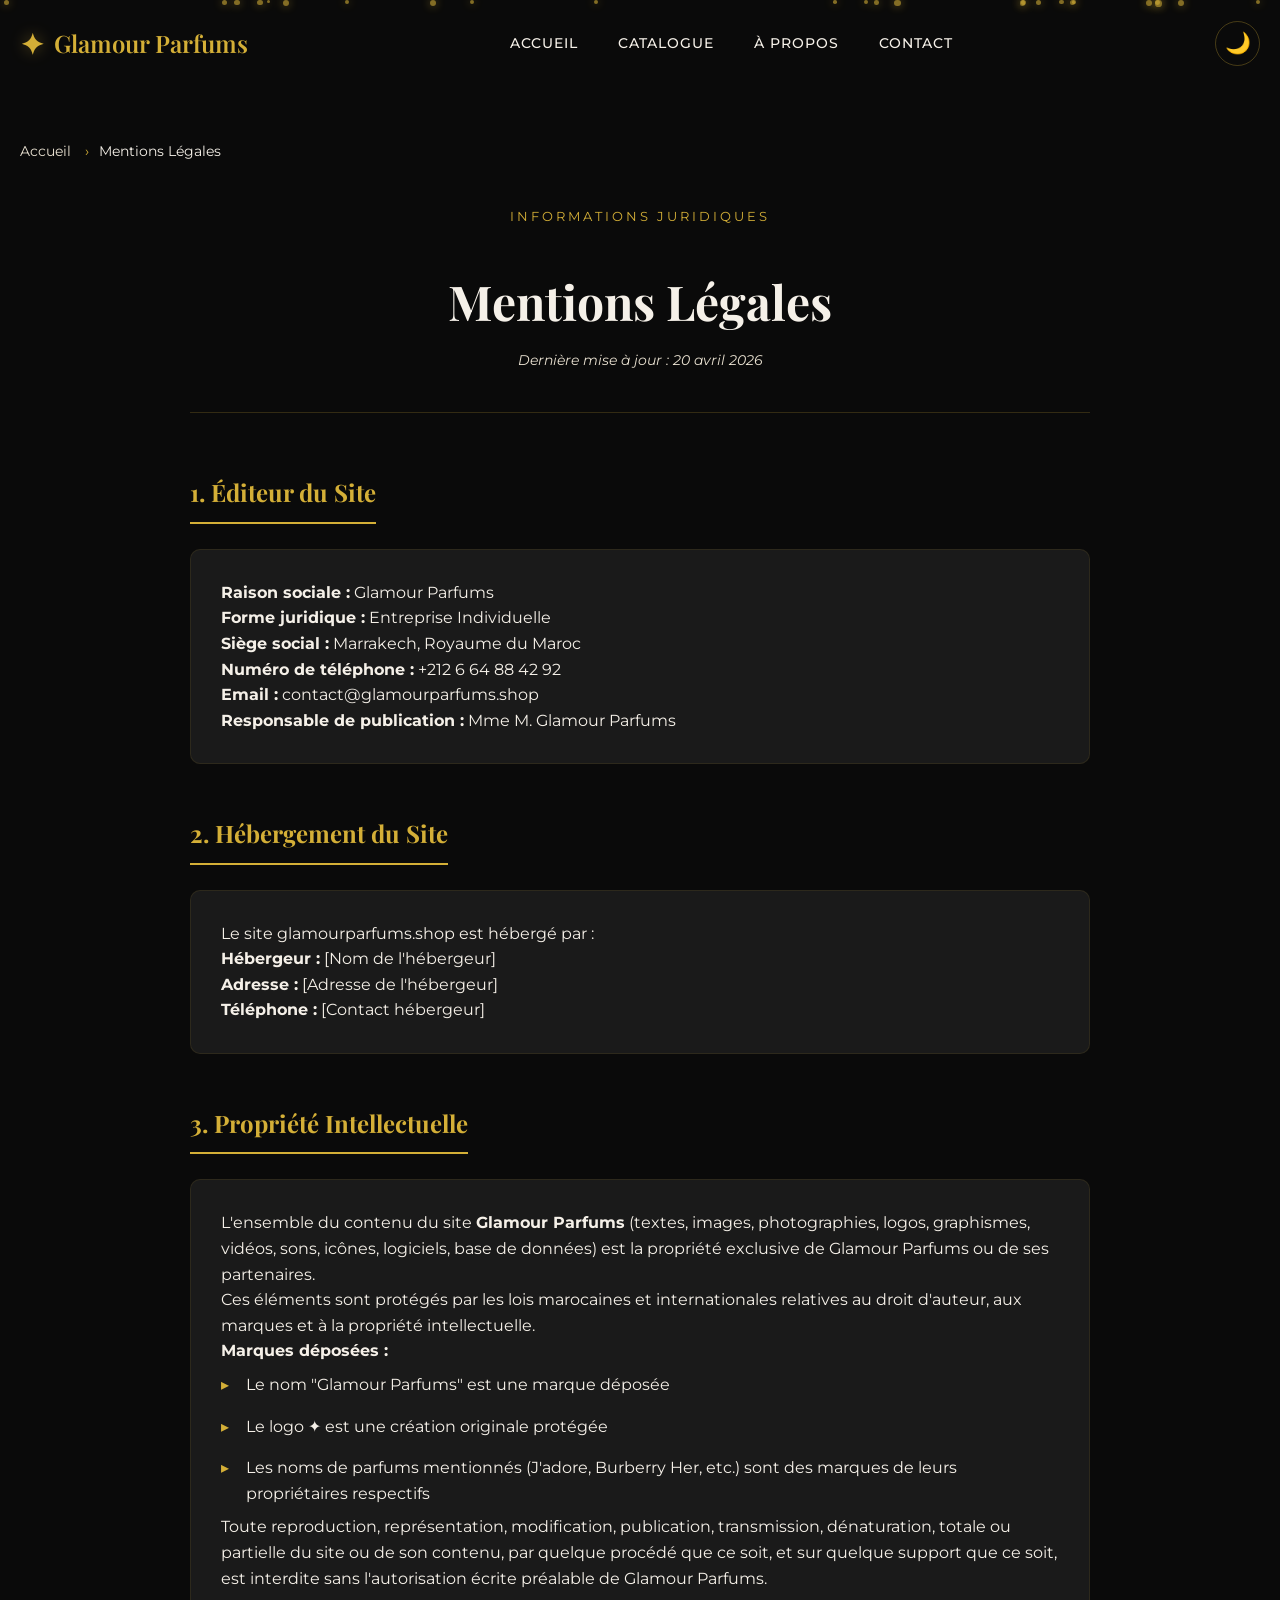
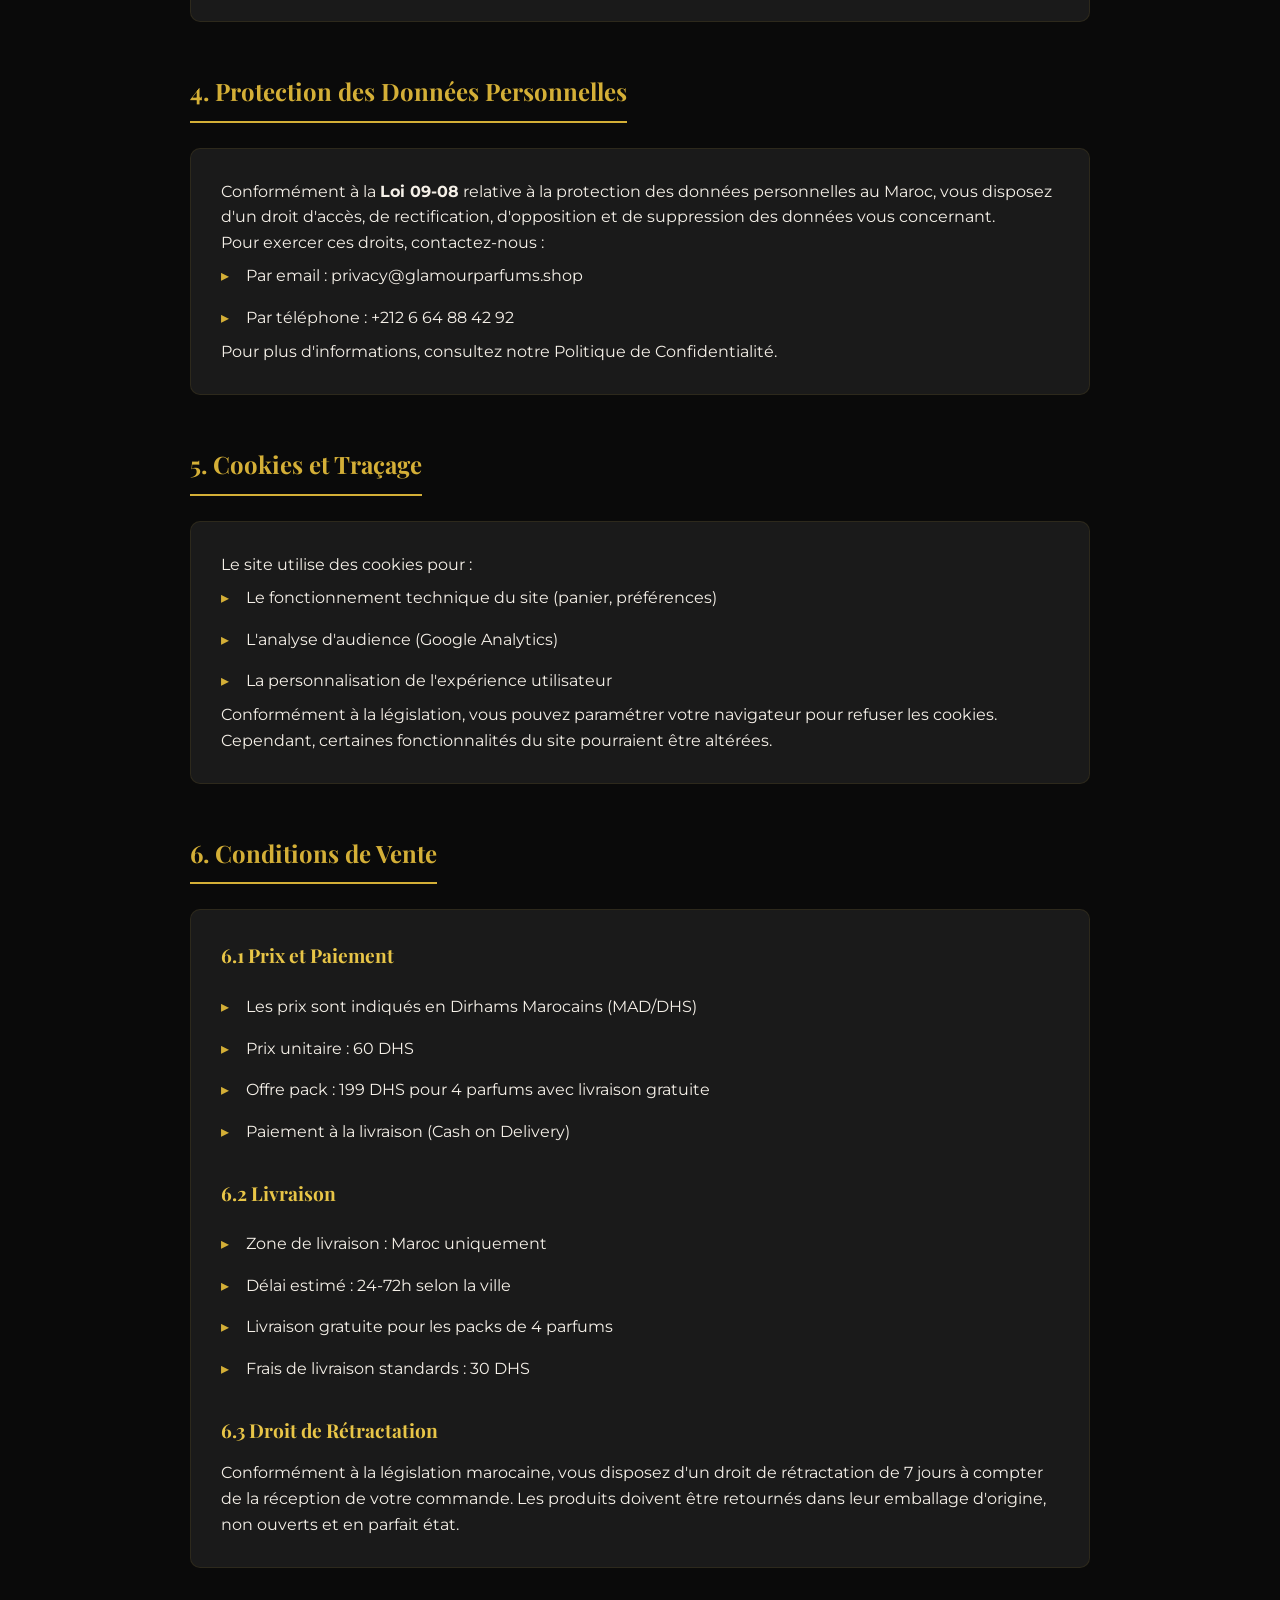
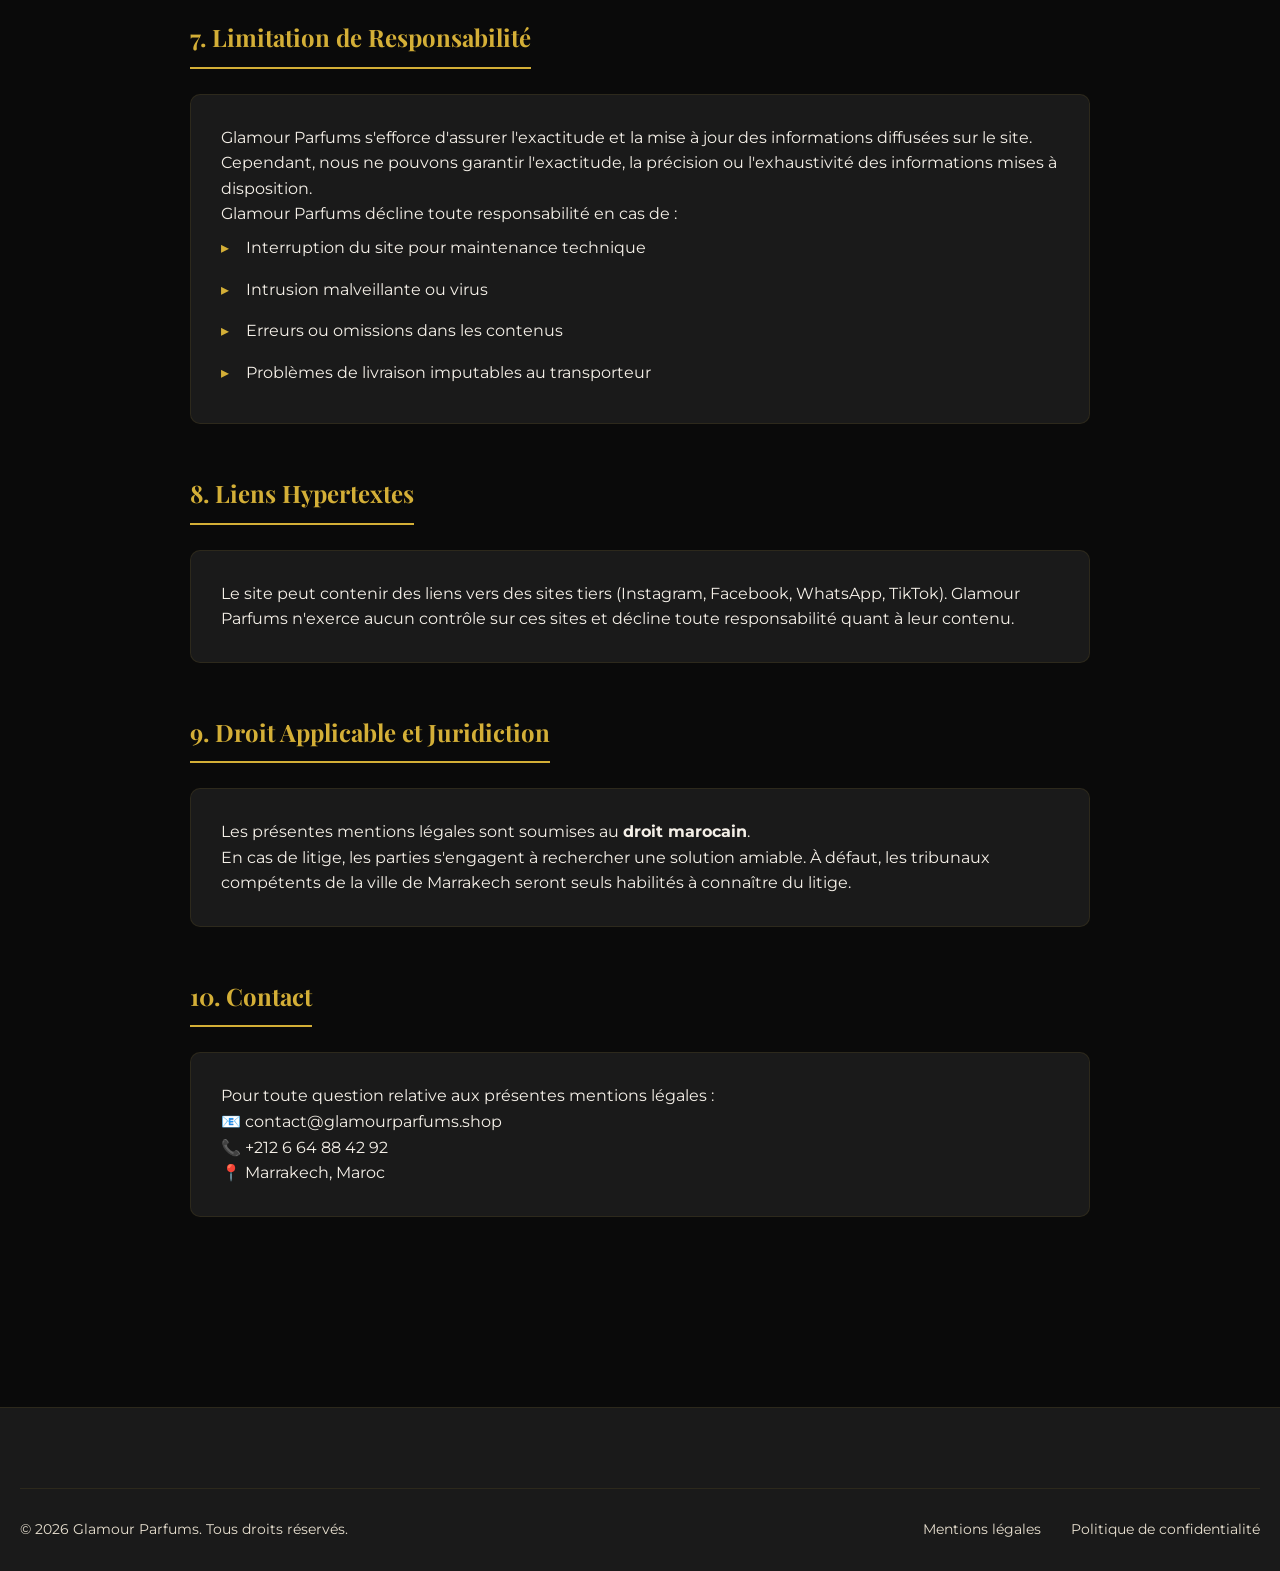
<file: mentions-legales.html>
<!DOCTYPE html>
<html lang="fr">
<head>
    <meta charset="UTF-8">
    <meta name="viewport" content="width=device-width, initial-scale=1.0">
    <title>Mentions Légales | Glamour Parfums Marrakech</title>
    <meta name="description" content="Mentions légales de Glamour Parfums - Informations juridiques, propriété intellectuelle et conditions d'utilisation. Parfumerie de luxe à Marrakech, Maroc.">
    <meta name="keywords" content="mentions légales, parfums Marrakech, Glamour Parfums, droit marocain, e-commerce Maroc">
    <meta name="author" content="Glamour Parfums">
    <meta name="robots" content="index, follow">
    <meta name="theme-color" content="#d4af37">
    
    <!-- Favicon -->
    <link rel="icon" type="image/png" href="assets/img/favicon.png">
    <link rel="apple-touch-icon" href="assets/img/apple-touch-icon.png">
    
    <!-- Open Graph -->
    <meta property="og:title" content="Mentions Légales | Glamour Parfums">
    <meta property="og:description" content="Informations juridiques et légales de Glamour Parfums Marrakech">
    <meta property="og:type" content="website">
    <meta property="og:url" content="https://glamourparfums.shop/mentions-legales">
    <meta property="og:image" content="https://glamourparfums.shop/assets/img/og-image.jpg">
    <meta property="og:locale" content="fr_FR">
    
    <!-- Twitter Card -->
    <meta name="twitter:card" content="summary">
    <meta name="twitter:title" content="Mentions Légales | Glamour Parfums">
    <meta name="twitter:description" content="Informations juridiques et légales de Glamour Parfums Marrakech">
    
    <!-- Canonical -->
    <link rel="canonical" href="https://glamourparfums.shop/mentions-legales">
    
    <link rel="preconnect" href="https://fonts.googleapis.com">
    <link href="https://fonts.googleapis.com/css2?family=Playfair+Display:wght@400;500;600&family=Montserrat:wght@300;400;500;600&display=swap" rel="stylesheet">
    <link rel="stylesheet" href="css/style.css">
    
    <!-- Schema.org JSON-LD -->
    <script type="application/ld+json">
    {
        "@context": "https://schema.org",
        "@type": "WebPage",
        "name": "Mentions Légales",
        "description": "Mentions légales de Glamour Parfums - Informations juridiques",
        "url": "https://glamourparfums.shop/mentions-legales",
        "isPartOf": {
            "@type": "WebSite",
            "name": "Glamour Parfums",
            "url": "https://glamourparfums.shop"
        },
        "datePublished": "2026-01-01",
        "dateModified": "2026-04-20"
    }
    </script>
</head>
<body>
    <!-- Particles -->
    <div id="particles-container"></div>

    <!-- Header -->
    <header class="header scrolled" id="header">
        <div class="container">
            <nav class="navbar">
                <a href="index.html" class="logo">
                    <span class="logo-icon">✦</span>
                    <span class="logo-text">Glamour Parfums</span>
                </a>
                <ul class="nav-menu" id="nav-menu">
                    <li><a href="index.html" class="nav-link">Accueil</a></li>
                    <li><a href="index.html#collections" class="nav-link">Catalogue</a></li>
                    <li><a href="index.html#about" class="nav-link">À propos</a></li>
                    <li><a href="index.html#contact" class="nav-link">Contact</a></li>
                </ul>
                <div class="nav-actions">
                    <button class="theme-toggle" id="theme-toggle" aria-label="Toggle mode">
                        <span class="theme-icon sun">☀️</span>
                        <span class="theme-icon moon">🌙</span>
                    </button>
                    <button class="mobile-toggle" id="mobile-toggle">
                        <span></span>
                        <span></span>
                        <span></span>
                    </button>
                </div>
            </nav>
        </div>
    </header>

    <!-- Legal Content -->
    <main class="legal-page">
        <div class="container">
            <!-- Breadcrumb -->
            <nav class="breadcrumb" aria-label="Fil d'ariane">
                <ol itemscope itemtype="https://schema.org/BreadcrumbList">
                    <li itemprop="itemListElement" itemscope itemtype="https://schema.org/ListItem">
                        <a itemprop="item" href="index.html"><span itemprop="name">Accueil</span></a>
                        <meta itemprop="position" content="1">
                    </li>
                    <li itemprop="itemListElement" itemscope itemtype="https://schema.org/ListItem">
                        <span itemprop="name">Mentions Légales</span>
                        <meta itemprop="position" content="2">
                    </li>
                </ol>
            </nav>

            <article class="legal-content reveal-on-scroll">
                <header class="legal-header">
                    <span class="section-tag">Informations Juridiques</span>
                    <h1 class="legal-title">Mentions Légales</h1>
                    <p class="legal-updated">Dernière mise à jour : 20 avril 2026</p>
                </header>

                <section class="legal-section" id="editeur">
                    <h2>1. Éditeur du Site</h2>
                    <div class="legal-card">
                        <p><strong>Raison sociale :</strong> Glamour Parfums</p>
                        <p><strong>Forme juridique :</strong> Entreprise Individuelle</p>
                        <p><strong>Siège social :</strong> Marrakech, Royaume du Maroc</p>
                        <p><strong>Numéro de téléphone :</strong> <a href="tel:+212664884292">+212 6 64 88 42 92</a></p>
                        <p><strong>Email :</strong> <a href="mailto:contact@glamourparfums.shop">contact@glamourparfums.shop</a></p>                        <p><strong>Responsable de publication :</strong> Mme M. Glamour Parfums</p>
                    </div>
                </section>

                <section class="legal-section" id="hebergeur">
                    <h2>2. Hébergement du Site</h2>
                    <div class="legal-card">
                        <p>Le site glamourparfums.shop est hébergé par :</p>
                        <p><strong>Hébergeur :</strong> [Nom de l'hébergeur]</p>
                        <p><strong>Adresse :</strong> [Adresse de l'hébergeur]</p>
                        <p><strong>Téléphone :</strong> [Contact hébergeur]</p>
                    </div>
                </section>

                <section class="legal-section" id="propriete">
                    <h2>3. Propriété Intellectuelle</h2>
                    <div class="legal-card">
                        <p>L'ensemble du contenu du site <strong>Glamour Parfums</strong> (textes, images, photographies, logos, graphismes, vidéos, sons, icônes, logiciels, base de données) est la propriété exclusive de Glamour Parfums ou de ses partenaires.</p>
                        
                        <p>Ces éléments sont protégés par les lois marocaines et internationales relatives au droit d'auteur, aux marques et à la propriété intellectuelle.</p>
                        
                        <p><strong>Marques déposées :</strong></p>
                        <ul>
                            <li>Le nom "Glamour Parfums" est une marque déposée</li>
                            <li>Le logo ✦ est une création originale protégée</li>
                            <li>Les noms de parfums mentionnés (J'adore, Burberry Her, etc.) sont des marques de leurs propriétaires respectifs</li>
                        </ul>
                        
                        <p>Toute reproduction, représentation, modification, publication, transmission, dénaturation, totale ou partielle du site ou de son contenu, par quelque procédé que ce soit, et sur quelque support que ce soit, est interdite sans l'autorisation écrite préalable de Glamour Parfums.</p>
                    </div>
                </section>

                <section class="legal-section" id="donnees">
                    <h2>4. Protection des Données Personnelles</h2>
                    <div class="legal-card">
                        <p>Conformément à la <strong>Loi 09-08</strong> relative à la protection des données personnelles au Maroc, vous disposez d'un droit d'accès, de rectification, d'opposition et de suppression des données vous concernant.</p>
                        
                        <p>Pour exercer ces droits, contactez-nous :</p>
                        <ul>
                            <li>Par email : <a href="mailto:privacy@glamourparfums.shop">privacy@glamourparfums.shop</a></li>
                            <li>Par téléphone : +212 6 64 88 42 92</li>
                        </ul>
                        
                        <p>Pour plus d'informations, consultez notre <a href="politique-confidentialite.html">Politique de Confidentialité</a>.</p>
                    </div>
                </section>

                <section class="legal-section" id="cookies">
                    <h2>5. Cookies et Traçage</h2>
                    <div class="legal-card">
                        <p>Le site utilise des cookies pour :</p>
                        <ul>
                            <li>Le fonctionnement technique du site (panier, préférences)</li>
                            <li>L'analyse d'audience (Google Analytics)</li>
                            <li>La personnalisation de l'expérience utilisateur</li>
                        </ul>
                        
                        <p>Conformément à la législation, vous pouvez paramétrer votre navigateur pour refuser les cookies. Cependant, certaines fonctionnalités du site pourraient être altérées.</p>
                    </div>
                </section>

                <section class="legal-section" id="vente">
                    <h2>6. Conditions de Vente</h2>
                    <div class="legal-card">
                        <h3>6.1 Prix et Paiement</h3>
                        <ul>
                            <li>Les prix sont indiqués en Dirhams Marocains (MAD/DHS)</li>
                            <li>Prix unitaire : 60 DHS</li>
                            <li>Offre pack : 199 DHS pour 4 parfums avec livraison gratuite</li>
                            <li>Paiement à la livraison (Cash on Delivery)</li>
                        </ul>
                        
                        <h3>6.2 Livraison</h3>
                        <ul>
                            <li>Zone de livraison : Maroc uniquement</li>
                            <li>Délai estimé : 24-72h selon la ville</li>
                            <li>Livraison gratuite pour les packs de 4 parfums</li>
                            <li>Frais de livraison standards : 30 DHS</li>
                        </ul>
                        
                        <h3>6.3 Droit de Rétractation</h3>
                        <p>Conformément à la législation marocaine, vous disposez d'un droit de rétractation de 7 jours à compter de la réception de votre commande. Les produits doivent être retournés dans leur emballage d'origine, non ouverts et en parfait état.</p>
                    </div>
                </section>

                <section class="legal-section" id="responsabilite">
                    <h2>7. Limitation de Responsabilité</h2>
                    <div class="legal-card">
                        <p>Glamour Parfums s'efforce d'assurer l'exactitude et la mise à jour des informations diffusées sur le site. Cependant, nous ne pouvons garantir l'exactitude, la précision ou l'exhaustivité des informations mises à disposition.</p>
                        
                        <p>Glamour Parfums décline toute responsabilité en cas de :</p>
                        <ul>
                            <li>Interruption du site pour maintenance technique</li>
                            <li>Intrusion malveillante ou virus</li>
                            <li>Erreurs ou omissions dans les contenus</li>
                            <li>Problèmes de livraison imputables au transporteur</li>
                        </ul>
                    </div>
                </section>

                <section class="legal-section" id="liens">
                    <h2>8. Liens Hypertextes</h2>
                    <div class="legal-card">
                        <p>Le site peut contenir des liens vers des sites tiers (Instagram, Facebook, WhatsApp, TikTok). Glamour Parfums n'exerce aucun contrôle sur ces sites et décline toute responsabilité quant à leur contenu.</p>
                    </div>
                </section>

                <section class="legal-section" id="droit">
                    <h2>9. Droit Applicable et Juridiction</h2>
                    <div class="legal-card">
                        <p>Les présentes mentions légales sont soumises au <strong>droit marocain</strong>.</p>
                        
                        <p>En cas de litige, les parties s'engagent à rechercher une solution amiable. À défaut, les tribunaux compétents de la ville de Marrakech seront seuls habilités à connaître du litige.</p>
                    </div>
                </section>

                <section class="legal-section" id="contact">
                    <h2>10. Contact</h2>
                    <div class="legal-card">
                        <p>Pour toute question relative aux présentes mentions légales :</p>
                        <div class="contact-legal">
                            <p>📧 <a href="mailto:contact@glamourparfums.shop">contact@glamourparfums.shop</a></p>
                            <p>📞 <a href="tel:+212664884292">+212 6 64 88 42 92</a></p>
                            <p>📍 Marrakech, Maroc</p>
                        </div>
                    </div>
                </section>
            </article>
        </div>
    </main>

    <!-- Footer Simple -->
    <footer class="footer legal-footer">
        <div class="container">
            <div class="footer-bottom">
                <p>© 2026 Glamour Parfums. Tous droits réservés.</p>
                <div class="footer-legal">
                    <a href="mentions-legales.html">Mentions légales</a>
                    <a href="politique-confidentialite.html">Politique de confidentialité</a>
                </div>
            </div>
        </div>
    </footer>

    <script src="js/main.js"></script>
</body>
</html>
</file>
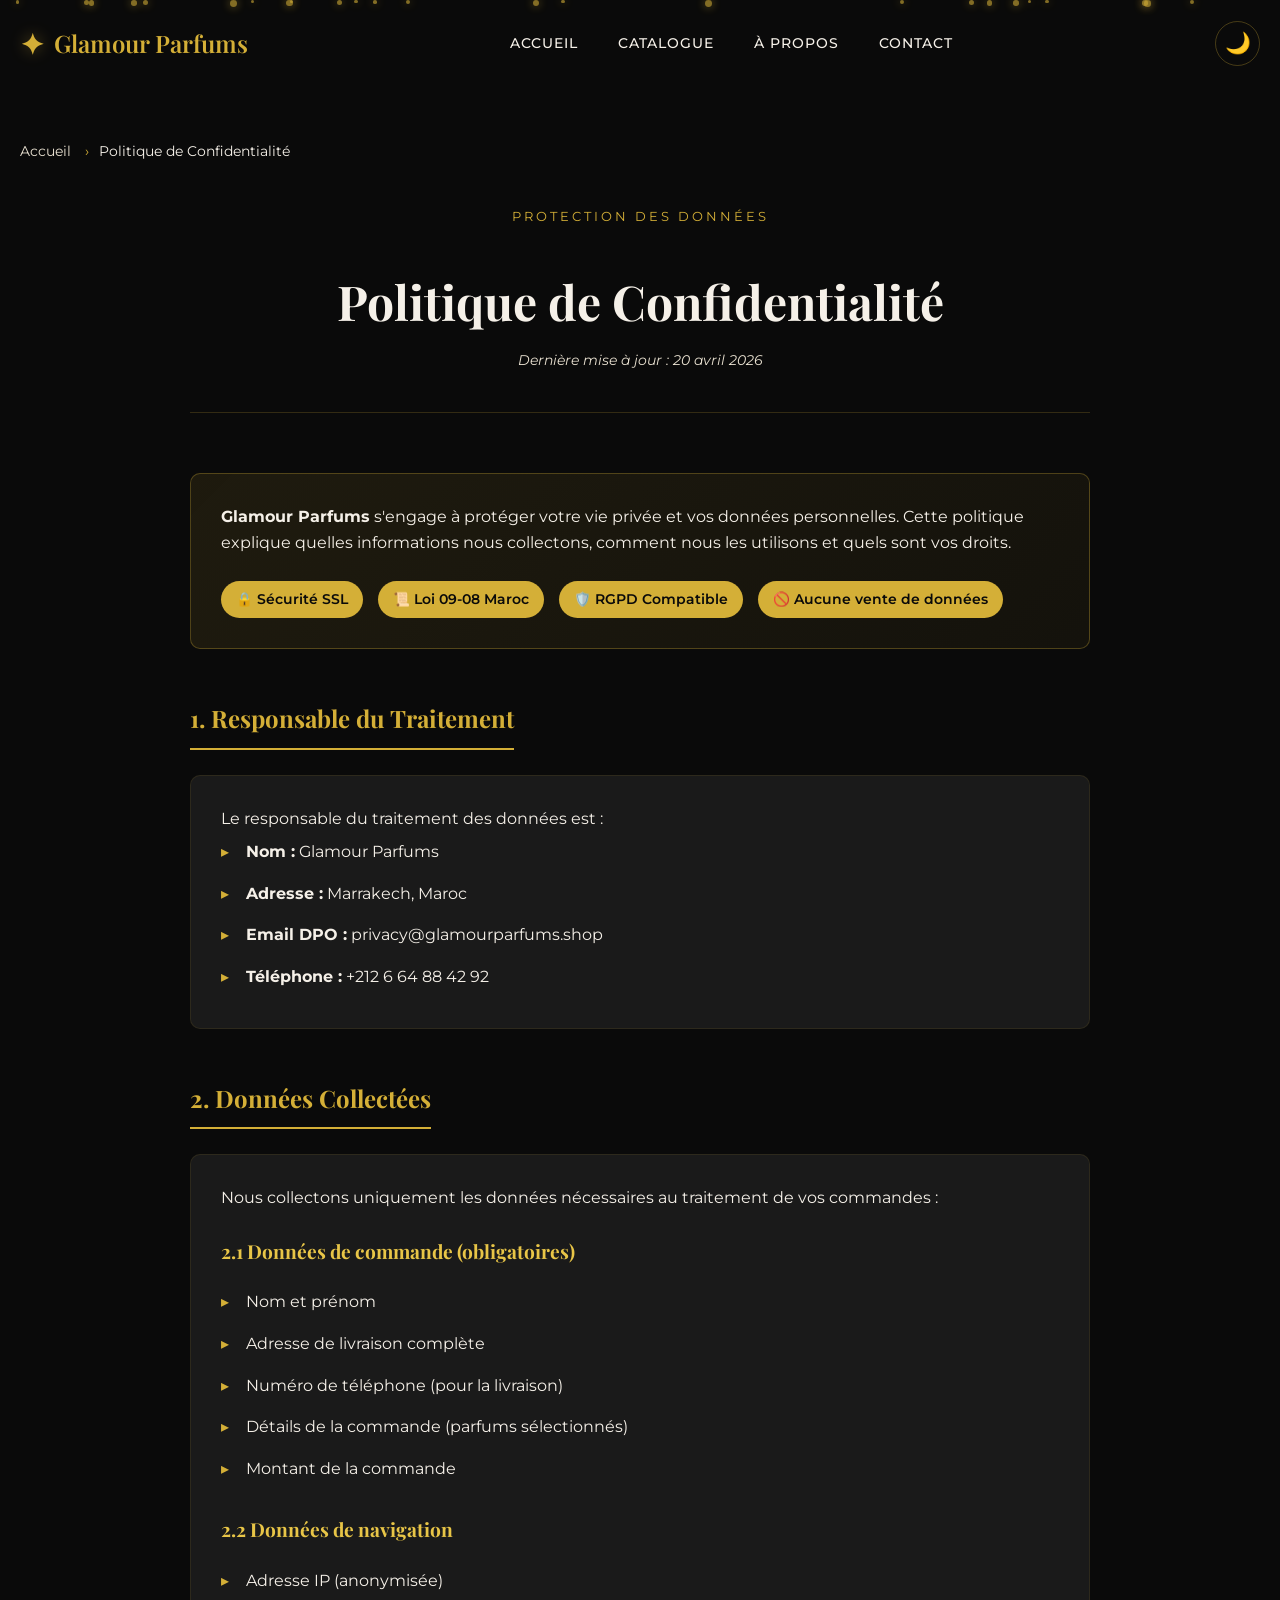
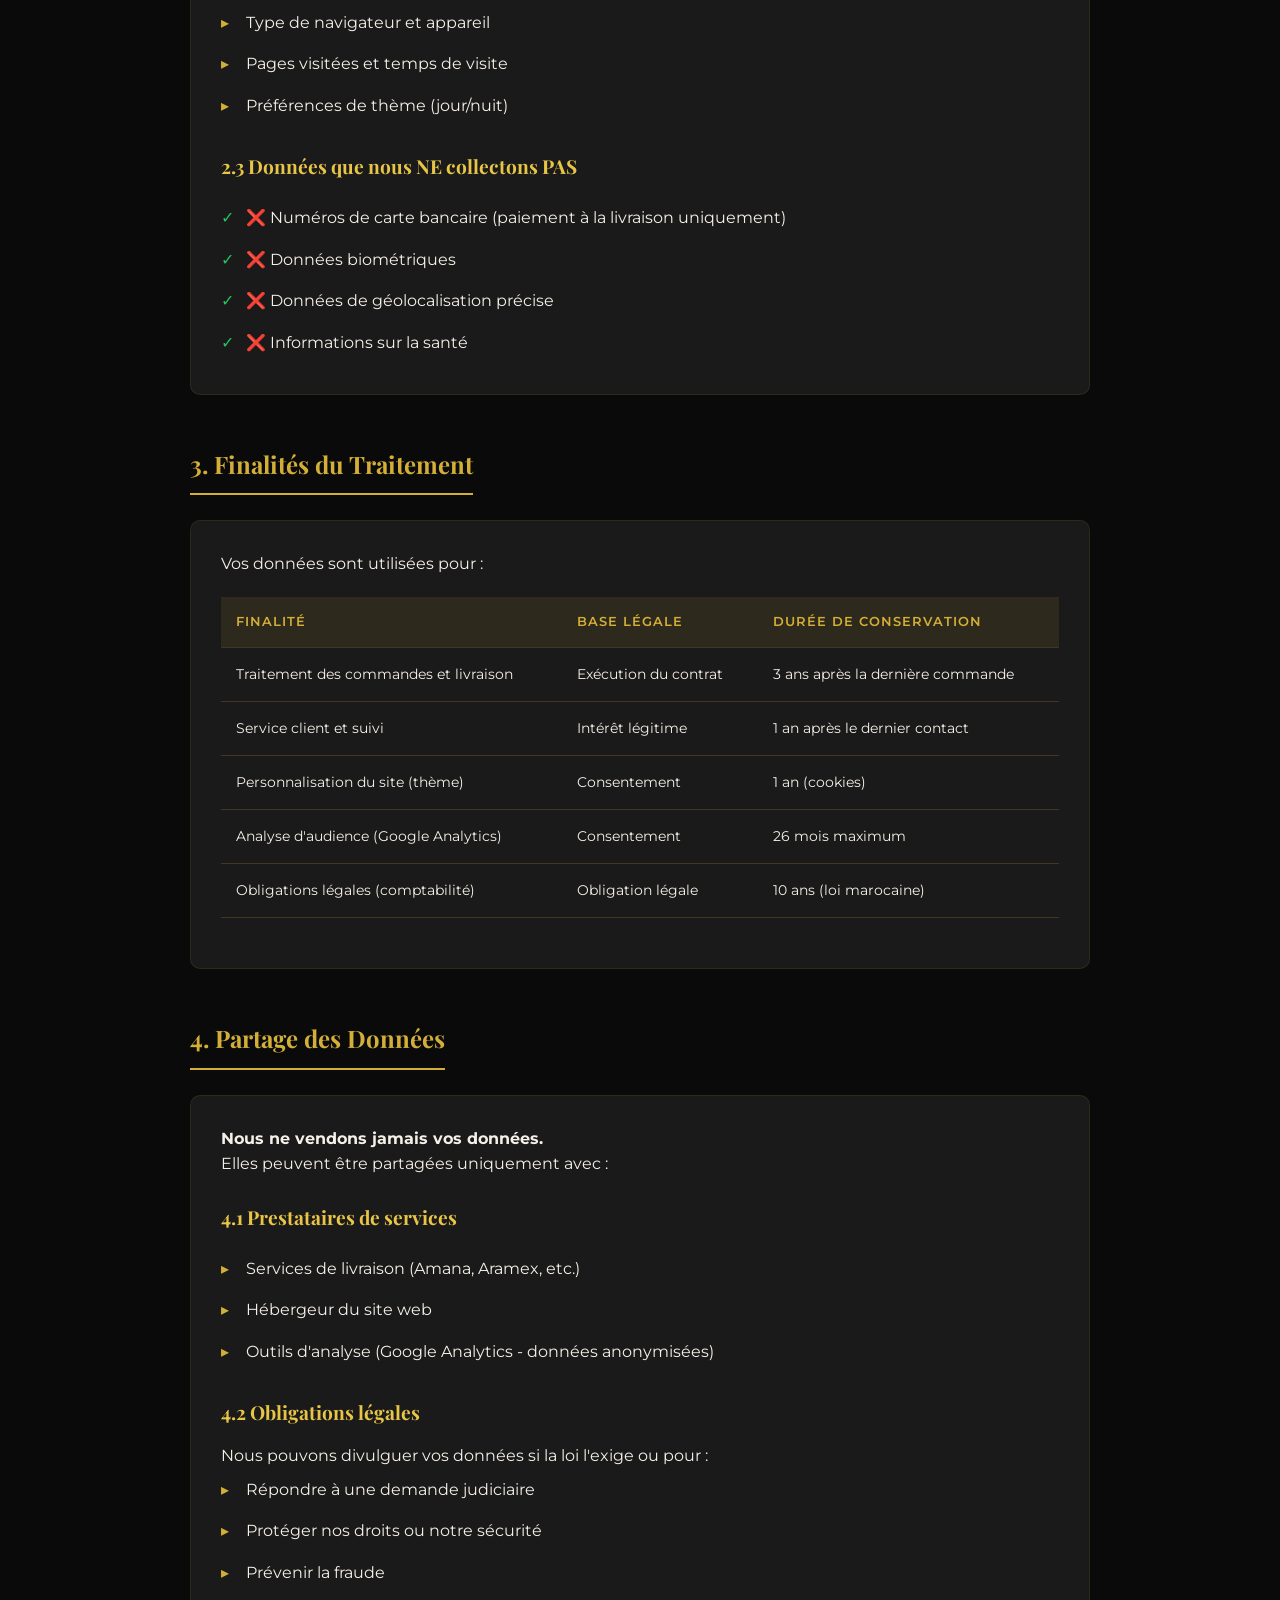
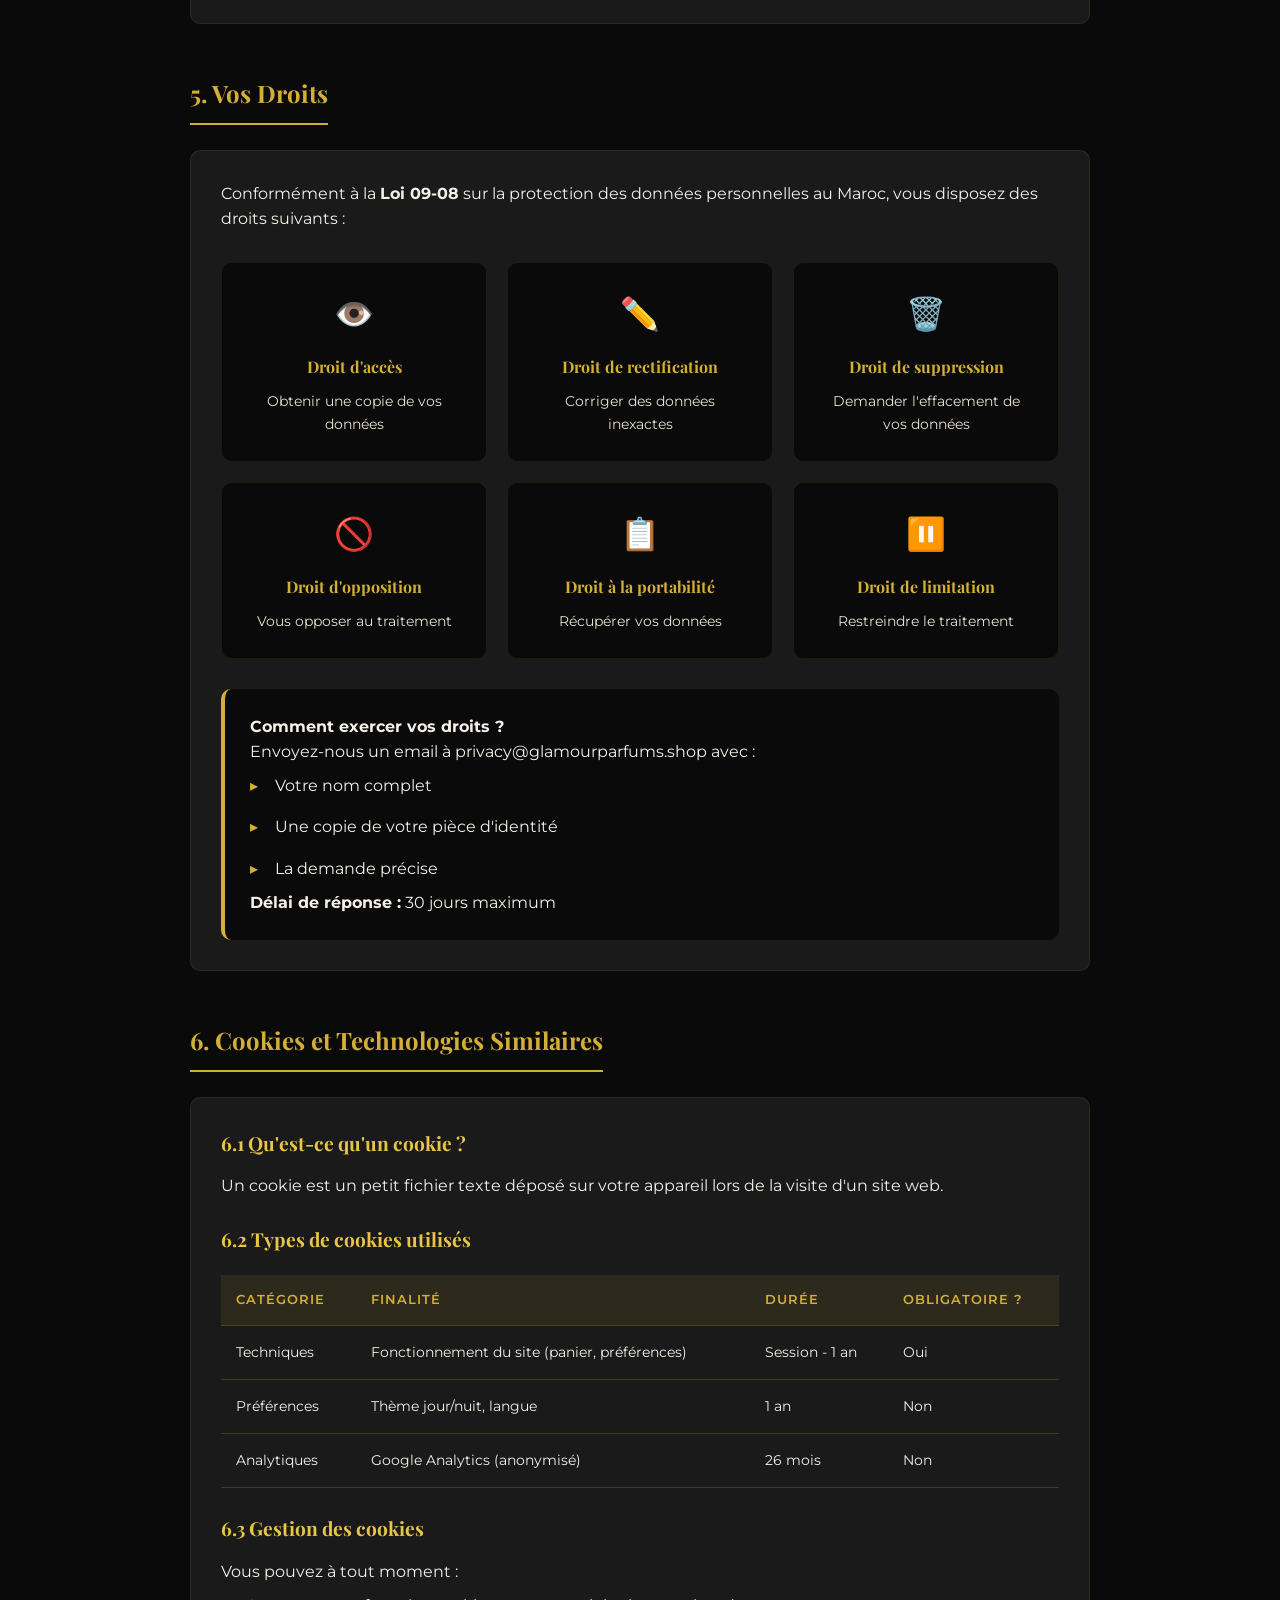
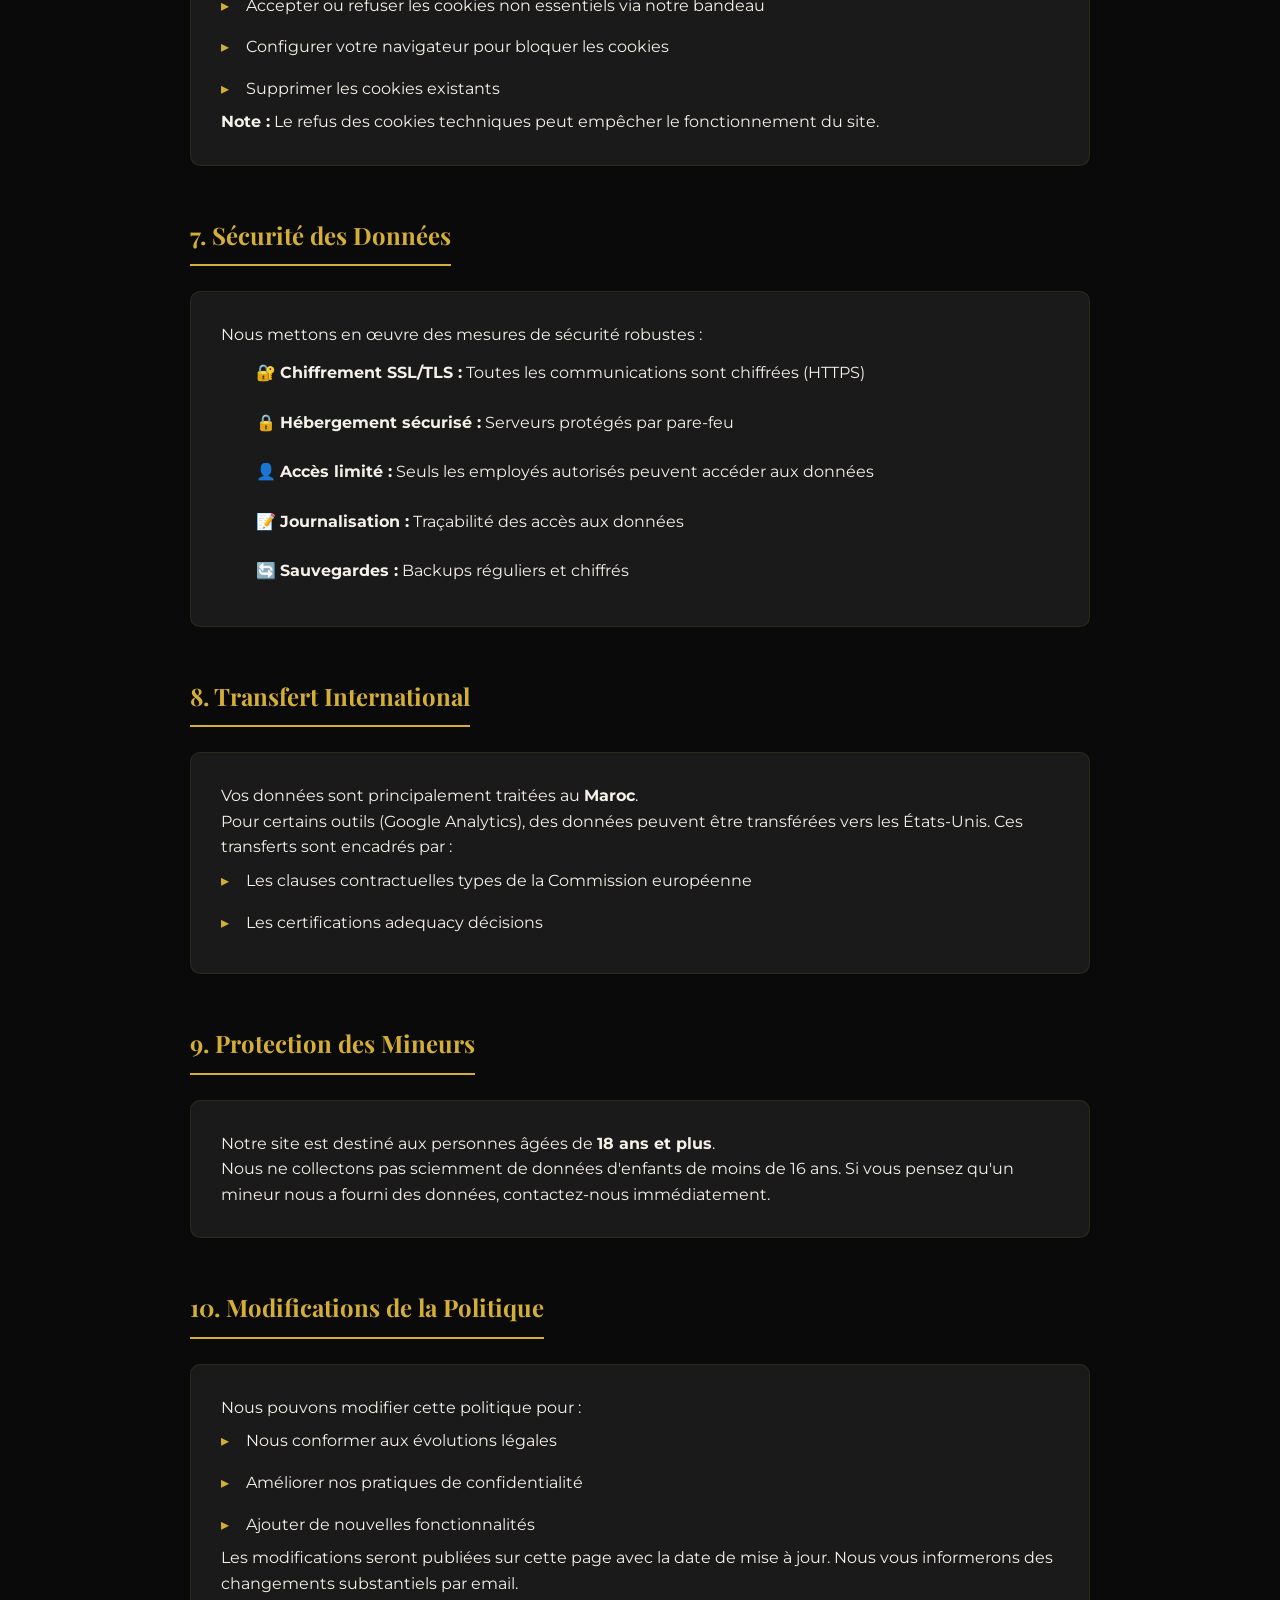
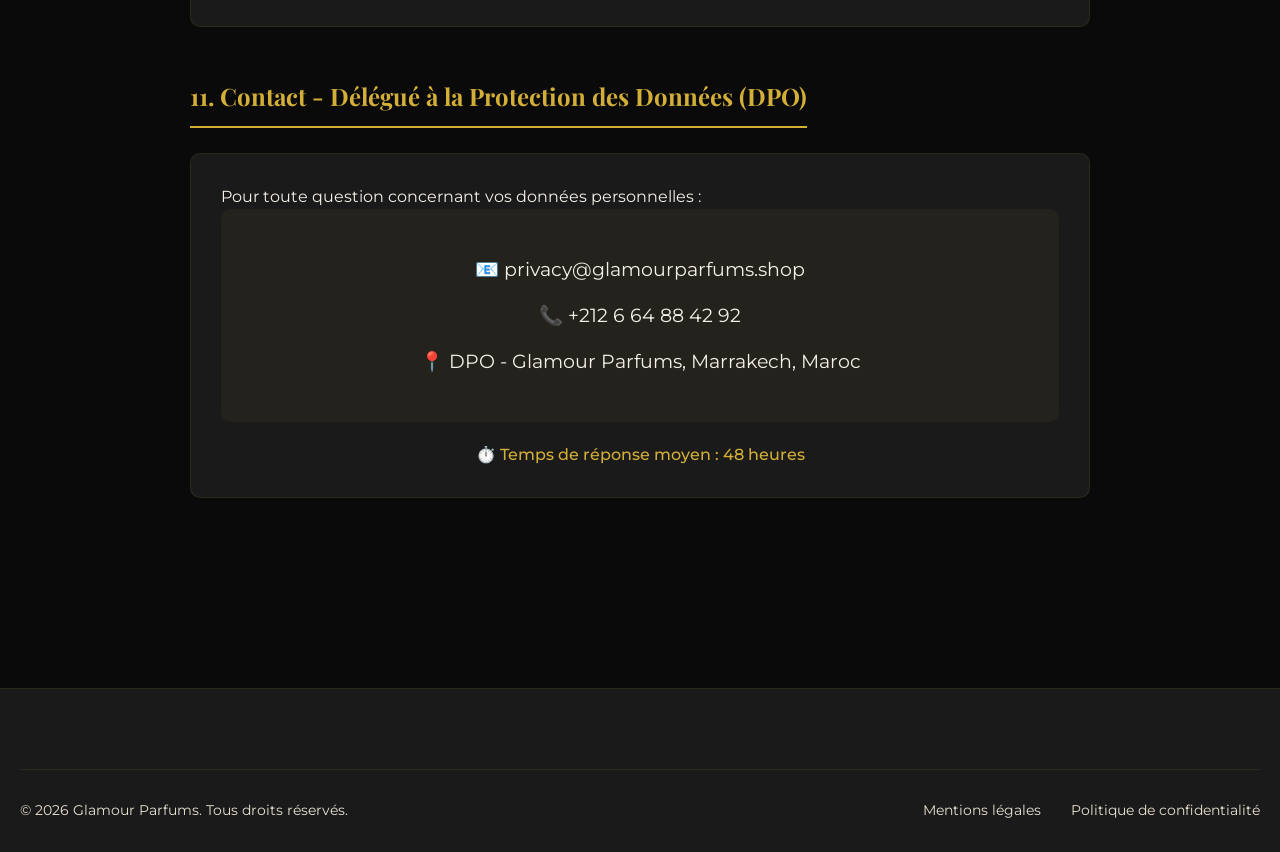
<file: politique-confidentialite.html>
<!DOCTYPE html>
<html lang="fr">
<head>
    <meta charset="UTF-8">
    <meta name="viewport" content="width=device-width, initial-scale=1.0">
    <title>Politique de Confidentialité | Protection des Données | Glamour Parfums</title>
    <meta name="description" content="Politique de confidentialité de Glamour Parfums. Découvrez comment nous protégeons vos données personnelles conformément à la loi 09-08 marocaine et au RGPD.">
    <meta name="keywords" content="politique confidentialité, protection données, RGPD Maroc, loi 09-08, vie privée, cookies, Glamour Parfums">
    <meta name="author" content="Glamour Parfums">
    <meta name="robots" content="index, follow">
    <meta name="theme-color" content="#d4af37">
    
    <!-- Favicon -->
    <link rel="icon" type="image/png" href="assets/img/favicon.png">
    <link rel="apple-touch-icon" href="assets/img/apple-touch-icon.png">
    
    <!-- Open Graph -->
    <meta property="og:title" content="Politique de Confidentialité | Glamour Parfums">
    <meta property="og:description" content="Comment Glamour Parfums protège vos données personnelles">
    <meta property="og:type" content="website">
    <meta property="og:url" content="https://glamourparfums.shop/politique-confidentialite">
    <meta property="og:image" content="https://glamourparfums.shop/assets/img/og-image.jpg">
    <meta property="og:locale" content="fr_FR">
    
    <!-- Twitter Card -->
    <meta name="twitter:card" content="summary">
    <meta name="twitter:title" content="Politique de Confidentialité | Glamour Parfums">
    <meta name="twitter:description" content="Comment Glamour Parfums protège vos données personnelles">
    
    <!-- Canonical -->
    <link rel="canonical" href="https://glamourparfums.shop/politique-confidentialite">
    
    <link rel="preconnect" href="https://fonts.googleapis.com">
    <link href="https://fonts.googleapis.com/css2?family=Playfair+Display:wght@400;500;600&family=Montserrat:wght@300;400;500;600&display=swap" rel="stylesheet">
    <link rel="stylesheet" href="css/style.css">
    
    <!-- Schema.org JSON-LD -->
    <script type="application/ld+json">
    {
        "@context": "https://schema.org",
        "@type": "WebPage",
        "name": "Politique de Confidentialité",
        "description": "Politique de protection des données personnelles de Glamour Parfums",
        "url": "https://glamourparfums.shop/politique-confidentialite",
        "isPartOf": {
            "@type": "WebSite",
            "name": "Glamour Parfums",
            "url": "https://glamourparfums.shop"
        },
        "datePublished": "2026-01-01",
        "dateModified": "2026-04-20"
    }
    </script>
</head>
<body>
    <!-- Particles -->
    <div id="particles-container"></div>

    <!-- Header -->
    <header class="header scrolled" id="header">
        <div class="container">
            <nav class="navbar">
                <a href="index.html" class="logo">
                    <span class="logo-icon">✦</span>
                    <span class="logo-text">Glamour Parfums</span>
                </a>
                <ul class="nav-menu" id="nav-menu">
                    <li><a href="index.html" class="nav-link">Accueil</a></li>
                    <li><a href="index.html#collections" class="nav-link">Catalogue</a></li>
                    <li><a href="index.html#about" class="nav-link">À propos</a></li>
                    <li><a href="index.html#contact" class="nav-link">Contact</a></li>
                </ul>
                <div class="nav-actions">
                    <button class="theme-toggle" id="theme-toggle" aria-label="Toggle mode">
                        <span class="theme-icon sun">☀️</span>
                        <span class="theme-icon moon">🌙</span>
                    </button>
                    <button class="mobile-toggle" id="mobile-toggle">
                        <span></span>
                        <span></span>
                        <span></span>
                    </button>
                </div>
            </nav>
        </div>
    </header>

    <!-- Privacy Content -->
    <main class="legal-page">
        <div class="container">
            <!-- Breadcrumb -->
            <nav class="breadcrumb" aria-label="Fil d'ariane">
                <ol itemscope itemtype="https://schema.org/BreadcrumbList">
                    <li itemprop="itemListElement" itemscope itemtype="https://schema.org/ListItem">
                        <a itemprop="item" href="index.html"><span itemprop="name">Accueil</span></a>
                        <meta itemprop="position" content="1">
                    </li>
                    <li itemprop="itemListElement" itemscope itemtype="https://schema.org/ListItem">
                        <span itemprop="name">Politique de Confidentialité</span>
                        <meta itemprop="position" content="2">
                    </li>
                </ol>
            </nav>

            <article class="legal-content reveal-on-scroll">
                <header class="legal-header">
                    <span class="section-tag">Protection des Données</span>
                    <h1 class="legal-title">Politique de Confidentialité</h1>
                    <p class="legal-updated">Dernière mise à jour : 20 avril 2026</p>
                </header>

                <section class="legal-section intro">
                    <div class="legal-card highlight">
                        <p><strong>Glamour Parfums</strong> s'engage à protéger votre vie privée et vos données personnelles. Cette politique explique quelles informations nous collectons, comment nous les utilisons et quels sont vos droits.</p>
                        
                        <div class="commitment-badges">
                            <span class="badge">🔒 Sécurité SSL</span>
                            <span class="badge">📜 Loi 09-08 Maroc</span>
                            <span class="badge">🛡️ RGPD Compatible</span>
                            <span class="badge">🚫 Aucune vente de données</span>
                        </div>
                    </div>
                </section>

                <section class="legal-section" id="responsable">
                    <h2>1. Responsable du Traitement</h2>
                    <div class="legal-card">
                        <p>Le responsable du traitement des données est :</p>
                        <ul>
                            <li><strong>Nom :</strong> Glamour Parfums</li>
                            <li><strong>Adresse :</strong> Marrakech, Maroc</li>
                            <li><strong>Email DPO :</strong> <a href="mailto:privacy@glamourparfums.shop">privacy@glamourparfums.shop</a></li>
                            <li><strong>Téléphone :</strong> +212 6 64 88 42 92</li>
                        </ul>
                    </div>
                </section>

                <section class="legal-section" id="collecte">
                    <h2>2. Données Collectées</h2>
                    <div class="legal-card">
                        <p>Nous collectons uniquement les données nécessaires au traitement de vos commandes :</p>
                        
                        <h3>2.1 Données de commande (obligatoires)</h3>
                        <ul>
                            <li>Nom et prénom</li>
                            <li>Adresse de livraison complète</li>
                            <li>Numéro de téléphone (pour la livraison)</li>
                            <li>Détails de la commande (parfums sélectionnés)</li>
                            <li>Montant de la commande</li>
                        </ul>
                        
                        <h3>2.2 Données de navigation</h3>
                        <ul>
                            <li>Adresse IP (anonymisée)</li>
                            <li>Type de navigateur et appareil</li>
                            <li>Pages visitées et temps de visite</li>
                            <li>Préférences de thème (jour/nuit)</li>
                        </ul>
                        
                        <h3>2.3 Données que nous NE collectons PAS</h3>
                        <ul class="no-collect">
                            <li>❌ Numéros de carte bancaire (paiement à la livraison uniquement)</li>
                            <li>❌ Données biométriques</li>
                            <li>❌ Données de géolocalisation précise</li>
                            <li>❌ Informations sur la santé</li>
                        </ul>
                    </div>
                </section>

                <section class="legal-section" id="finalite">
                    <h2>3. Finalités du Traitement</h2>
                    <div class="legal-card">
                        <p>Vos données sont utilisées pour :</p>
                        
                        <table class="data-table">
                            <thead>
                                <tr>
                                    <th>Finalité</th>
                                    <th>Base légale</th>
                                    <th>Durée de conservation</th>
                                </tr>
                            </thead>
                            <tbody>
                                <tr>
                                    <td>Traitement des commandes et livraison</td>
                                    <td>Exécution du contrat</td>
                                    <td>3 ans après la dernière commande</td>
                                </tr>
                                <tr>
                                    <td>Service client et suivi</td>
                                    <td>Intérêt légitime</td>
                                    <td>1 an après le dernier contact</td>
                                </tr>
                                <tr>
                                    <td>Personnalisation du site (thème)</td>
                                    <td>Consentement</td>
                                    <td>1 an (cookies)</td>
                                </tr>
                                <tr>
                                    <td>Analyse d'audience (Google Analytics)</td>
                                    <td>Consentement</td>
                                    <td>26 mois maximum</td>
                                </tr>
                                <tr>
                                    <td>Obligations légales (comptabilité)</td>
                                    <td>Obligation légale</td>
                                    <td>10 ans (loi marocaine)</td>
                                </tr>
                            </tbody>
                        </table>
                    </div>
                </section>

                <section class="legal-section" id="partage">
                    <h2>4. Partage des Données</h2>
                    <div class="legal-card">
                        <p><strong>Nous ne vendons jamais vos données.</strong></p>
                        
                        <p>Elles peuvent être partagées uniquement avec :</p>
                        
                        <h3>4.1 Prestataires de services</h3>
                        <ul>
                            <li>Services de livraison (Amana, Aramex, etc.)</li>
                            <li>Hébergeur du site web</li>
                            <li>Outils d'analyse (Google Analytics - données anonymisées)</li>
                        </ul>
                        
                        <h3>4.2 Obligations légales</h3>
                        <p>Nous pouvons divulguer vos données si la loi l'exige ou pour :</p>
                        <ul>
                            <li>Répondre à une demande judiciaire</li>
                            <li>Protéger nos droits ou notre sécurité</li>
                            <li>Prévenir la fraude</li>
                        </ul>
                    </div>
                </section>

                <section class="legal-section" id="droits">
                    <h2>5. Vos Droits</h2>
                    <div class="legal-card">
                        <p>Conformément à la <strong>Loi 09-08</strong> sur la protection des données personnelles au Maroc, vous disposez des droits suivants :</p>
                        
                        <div class="rights-grid">
                            <div class="right-item">
                                <span class="right-icon">👁️</span>
                                <h4>Droit d'accès</h4>
                                <p>Obtenir une copie de vos données</p>
                            </div>
                            <div class="right-item">
                                <span class="right-icon">✏️</span>
                                <h4>Droit de rectification</h4>
                                <p>Corriger des données inexactes</p>
                            </div>
                            <div class="right-item">
                                <span class="right-icon">🗑️</span>
                                <h4>Droit de suppression</h4>
                                <p>Demander l'effacement de vos données</p>
                            </div>
                            <div class="right-item">
                                <span class="right-icon">🚫</span>
                                <h4>Droit d'opposition</h4>
                                <p>Vous opposer au traitement</p>
                            </div>
                            <div class="right-item">
                                <span class="right-icon">📋</span>
                                <h4>Droit à la portabilité</h4>
                                <p>Récupérer vos données</p>
                            </div>
                            <div class="right-item">
                                <span class="right-icon">⏸️</span>
                                <h4>Droit de limitation</h4>
                                <p>Restreindre le traitement</p>
                            </div>
                        </div>
                        
                        <div class="how-to-exercise">
                            <h4>Comment exercer vos droits ?</h4>
                            <p>Envoyez-nous un email à <a href="mailto:privacy@glamourparfums.shop">privacy@glamourparfums.shop</a> avec :</p>
                            <ul>
                                <li>Votre nom complet</li>
                                <li>Une copie de votre pièce d'identité</li>
                                <li>La demande précise</li>
                            </ul>
                            <p><strong>Délai de réponse :</strong> 30 jours maximum</p>
                        </div>
                    </div>
                </section>

                <section class="legal-section" id="cookies">
                    <h2>6. Cookies et Technologies Similaires</h2>
                    <div class="legal-card">
                        <h3>6.1 Qu'est-ce qu'un cookie ?</h3>
                        <p>Un cookie est un petit fichier texte déposé sur votre appareil lors de la visite d'un site web.</p>
                        
                        <h3>6.2 Types de cookies utilisés</h3>
                        <table class="data-table">
                            <thead>
                                <tr>
                                    <th>Catégorie</th>
                                    <th>Finalité</th>
                                    <th>Durée</th>
                                    <th>Obligatoire ?</th>
                                </tr>
                            </thead>
                            <tbody>
                                <tr>
                                    <td>Techniques</td>
                                    <td>Fonctionnement du site (panier, préférences)</td>
                                    <td>Session - 1 an</td>
                                    <td>Oui</td>
                                </tr>
                                <tr>
                                    <td>Préférences</td>
                                    <td>Thème jour/nuit, langue</td>
                                    <td>1 an</td>
                                    <td>Non</td>
                                </tr>
                                <tr>
                                    <td>Analytiques</td>
                                    <td>Google Analytics (anonymisé)</td>
                                    <td>26 mois</td>
                                    <td>Non</td>
                                </tr>
                            </tbody>
                        </table>
                        
                        <h3>6.3 Gestion des cookies</h3>
                        <p>Vous pouvez à tout moment :</p>
                        <ul>
                            <li>Accepter ou refuser les cookies non essentiels via notre bandeau</li>
                            <li>Configurer votre navigateur pour bloquer les cookies</li>
                            <li>Supprimer les cookies existants</li>
                        </ul>
                        
                        <p><strong>Note :</strong> Le refus des cookies techniques peut empêcher le fonctionnement du site.</p>
                    </div>
                </section>

                <section class="legal-section" id="securite">
                    <h2>7. Sécurité des Données</h2>
                    <div class="legal-card">
                        <p>Nous mettons en œuvre des mesures de sécurité robustes :</p>
                        
                        <ul class="security-list">
                            <li>🔐 <strong>Chiffrement SSL/TLS :</strong> Toutes les communications sont chiffrées (HTTPS)</li>
                            <li>🔒 <strong>Hébergement sécurisé :</strong> Serveurs protégés par pare-feu</li>
                            <li>👤 <strong>Accès limité :</strong> Seuls les employés autorisés peuvent accéder aux données</li>
                            <li>📝 <strong>Journalisation :</strong> Traçabilité des accès aux données</li>
                            <li>🔄 <strong>Sauvegardes :</strong> Backups réguliers et chiffrés</li>
                        </ul>
                    </div>
                </section>

                <section class="legal-section" id="transfert">
                    <h2>8. Transfert International</h2>
                    <div class="legal-card">
                        <p>Vos données sont principalement traitées au <strong>Maroc</strong>.</p>
                        
                        <p>Pour certains outils (Google Analytics), des données peuvent être transférées vers les États-Unis. Ces transferts sont encadrés par :</p>
                        <ul>
                            <li>Les clauses contractuelles types de la Commission européenne</li>
                            <li>Les certifications adequacy décisions</li>
                        </ul>
                    </div>
                </section>

                <section class="legal-section" id="mineurs">
                    <h2>9. Protection des Mineurs</h2>
                    <div class="legal-card">
                        <p>Notre site est destiné aux personnes âgées de <strong>18 ans et plus</strong>.</p>
                        <p>Nous ne collectons pas sciemment de données d'enfants de moins de 16 ans. Si vous pensez qu'un mineur nous a fourni des données, contactez-nous immédiatement.</p>
                    </div>
                </section>

                <section class="legal-section" id="modifications">
                    <h2>10. Modifications de la Politique</h2>
                    <div class="legal-card">
                        <p>Nous pouvons modifier cette politique pour :</p>
                        <ul>
                            <li>Nous conformer aux évolutions légales</li>
                            <li>Améliorer nos pratiques de confidentialité</li>
                            <li>Ajouter de nouvelles fonctionnalités</li>
                        </ul>
                        
                        <p>Les modifications seront publiées sur cette page avec la date de mise à jour. Nous vous informerons des changements substantiels par email.</p>
                    </div>
                </section>

                <section class="legal-section" id="contact-privacy">
                    <h2>11. Contact - Délégué à la Protection des Données (DPO)</h2>
                    <div class="legal-card">
                        <p>Pour toute question concernant vos données personnelles :</p>
                        
                        <div class="contact-legal big">
                            <p>📧 <a href="mailto:privacy@glamourparfums.shop">privacy@glamourparfums.shop</a></p>
                            <p>📞 <a href="tel:+212664884292">+212 6 64 88 42 92</a></p>
                            <p>📍 DPO - Glamour Parfums, Marrakech, Maroc</p>
                        </div>
                        
                        <p class="response-time">⏱️ Temps de réponse moyen : 48 heures</p>
                    </div>
                </section>
            </article>
        </div>
    </main>

    <!-- Footer -->
    <footer class="footer legal-footer">
        <div class="container">
            <div class="footer-bottom">
                <p>© 2026 Glamour Parfums. Tous droits réservés.</p>
                <div class="footer-legal">
                    <a href="mentions-legales.html">Mentions légales</a>
                    <a href="politique-confidentialite.html">Politique de confidentialité</a>
                </div>
            </div>
        </div>
    </footer>

    <script src="js/main.js"></script>
</body>
</html>
</file>
<file: css/style.css>
/* ===================================
   GLAMOUR PARFUMS - STYLE LUXUEUX
   =================================== */

/* Variables CSS */
:root {
    /* Palette de couleurs - Luxe Oriental */
    --gold: #d4af37;
    --gold-light: #e8c547;
    --gold-dark: #b8941f;
    --black: #0a0a0a;
    --black-light: #141414;
    --black-lighter: #1a1a1a;
    --cream: #f5f0e8;
    --cream-dark: #e8e0d0;
    --white: #ffffff;
    
    /* Typographie */
    --font-heading: 'Playfair Display', serif;
    --font-body: 'Montserrat', sans-serif;
    
    /* Espacements */
    --section-padding: 120px;
    --container-width: 1280px;
    
    /* Transitions */
    --transition-fast: 0.3s ease;
    --transition-medium: 0.5s ease;
    --transition-slow: 0.8s ease;
    
    /* Effets */
    --glow-gold: 0 0 30px rgba(212, 175, 55, 0.3);
    --shadow-deep: 0 25px 50px rgba(0, 0, 0, 0.5);
}

/* Reset et Base */
* {
    margin: 0;
    padding: 0;
    box-sizing: border-box;
}

html {
    scroll-behavior: smooth;
}

body {
    font-family: var(--font-body);
    background-color: var(--black);
    color: var(--cream);
    line-height: 1.6;
    overflow-x: hidden;
}

a {
    text-decoration: none;
    color: inherit;
    transition: var(--transition-fast);
}

img {
    max-width: 100%;
    display: block;
}

ul {
    list-style: none;
}

.container {
    max-width: var(--container-width);
    margin: 0 auto;
    padding: 0 20px;
}

/* ===================================
   PARTICLES & EFFETS DE FOND
   =================================== */
#particles-container {
    position: fixed;
    top: 0;
    left: 0;
    width: 100%;
    height: 100%;
    pointer-events: none;
    z-index: 1;
}

.particle {
    position: absolute;
    width: 4px;
    height: 4px;
    background: var(--gold);
    border-radius: 50%;
    opacity: 0.6;
    animation: float 15s infinite;
    box-shadow: 0 0 10px var(--gold);
}

@keyframes float {
    0%, 100% {
        transform: translateY(100vh) rotate(0deg);
        opacity: 0;
    }
    10% {
        opacity: 0.6;
    }
    90% {
        opacity: 0.6;
    }
    100% {
        transform: translateY(-100vh) rotate(720deg);
        opacity: 0;
    }
}

/* ===================================
   HEADER & NAVIGATION
   =================================== */
.header {
    position: fixed;
    top: 0;
    left: 0;
    width: 100%;
    z-index: 1000;
    transition: var(--transition-medium);
    padding: 20px 0;
}

.header.scrolled {
    background: rgba(10, 10, 10, 0.95);
    backdrop-filter: blur(20px);
    padding: 15px 0;
    border-bottom: 1px solid rgba(212, 175, 55, 0.1);
}

.navbar {
    display: flex;
    align-items: center;
    justify-content: space-between;
}

/* ===================================
   LOGO - AMÉLIORÉ ET RESPONSIVE
   =================================== */
.logo {
    display: flex;
    align-items: center;
    gap: 10px;
    font-family: var(--font-heading);
    font-size: clamp(1.2rem, 4vw, 1.5rem);
    font-weight: 600;
    color: var(--gold);
    transition: all 0.3s ease;
    position: relative;
    z-index: 1001;
}

.logo-icon {
    font-size: clamp(1.4rem, 4vw, 1.8rem);
    animation: logoPulse 2s ease-in-out infinite;
    display: inline-flex;
    filter: drop-shadow(0 0 8px rgba(212, 175, 55, 0.4));
    transition: all 0.3s ease;
}

/* Animation pulse améliorée */
@keyframes logoPulse {
    0%, 100% { 
        opacity: 1;
        transform: scale(1);
        filter: drop-shadow(0 0 8px rgba(212, 175, 55, 0.4));
    }
    50% { 
        opacity: 0.85;
        transform: scale(1.05);
        filter: drop-shadow(0 0 15px rgba(212, 175, 55, 0.6));
    }
}

/* Effet hover sur le logo */
.logo:hover .logo-icon {
    animation: logoSpin 0.6s ease;
}

@keyframes logoSpin {
    0% { transform: rotate(0deg) scale(1); }
    50% { transform: rotate(180deg) scale(1.2); }
    100% { transform: rotate(360deg) scale(1); }
}

/* Light mode logo */
body.light-mode .logo {
    color: var(--gold-dark);
}

body.light-mode .logo-icon {
    filter: drop-shadow(0 0 8px rgba(184, 148, 31, 0.3));
}

body.light-mode .logo:hover .logo-icon {
    filter: drop-shadow(0 0 12px rgba(184, 148, 31, 0.5));
}

.nav-menu {
    display: flex;
    align-items: center;
    gap: 40px;
}

.nav-link {
    font-size: 0.9rem;
    font-weight: 500;
    text-transform: uppercase;
    letter-spacing: 1px;
    position: relative;
    padding: 5px 0;
}

.nav-link::after {
    content: '';
    position: absolute;
    bottom: 0;
    left: 0;
    width: 0;
    height: 1px;
    background: var(--gold);
    transition: var(--transition-medium);
}

.nav-link:hover::after,
.nav-link.active::after {
    width: 100%;
}

.nav-link:hover,
.nav-link.active {
    color: var(--gold);
}

.nav-actions {
    display: flex;
    align-items: center;
    gap: 20px;
}

.cart-btn {
    position: relative;
    background: none;
    border: none;
    color: var(--cream);
    cursor: pointer;
    padding: 8px;
    transition: var(--transition-fast);
}

.cart-btn:hover {
    color: var(--gold);
    transform: scale(1.1);
}

.cart-count {
    position: absolute;
    top: 0;
    right: 0;
    width: 18px;
    height: 18px;
    background: var(--gold);
    color: var(--black);
    font-size: 0.7rem;
    font-weight: 600;
    border-radius: 50%;
    display: flex;
    align-items: center;
    justify-content: center;
}

.mobile-toggle {
    display: none;
    flex-direction: column;
    gap: 5px;
    background: none;
    border: none;
    cursor: pointer;
    padding: 5px;
}

.mobile-toggle span {
    display: block;
    width: 25px;
    height: 2px;
    background: var(--gold);
    transition: var(--transition-fast);
}

/* ===================================
   HERO SECTION
   =================================== */
.hero {
    position: relative;
    min-height: 100vh;
    min-height: 100dvh;
    display: flex;
    align-items: center;
    justify-content: center;
    overflow: hidden;
}

.hero-bg {
    position: absolute;
    top: 0;
    left: 0;
    width: 100%;
    height: 100%;
    background: 
        radial-gradient(ellipse at center, rgba(212, 175, 55, 0.15) 0%, transparent 70%),
        linear-gradient(180deg, var(--black) 0%, var(--black-light) 100%);
    z-index: -2;
}

.smoke-effect {
    position: absolute;
    top: 0;
    left: 0;
    width: 100%;
    height: 100%;
    background: url('data:image/svg+xml,<svg xmlns="http://www.w3.org/2000/svg" viewBox="0 0 1000 1000"><filter id="smoke"><feTurbulence type="fractalNoise" baseFrequency="0.01" numOctaves="3" result="noise"/><feDisplacementMap in="SourceGraphic" in2="noise" scale="100"/></filter><rect width="100%" height="100%" filter="url(%23smoke)" opacity="0.3"/></svg>');
    opacity: 0.4;
    animation: smoke 20s infinite linear;
    z-index: -1;
}

@keyframes smoke {
    0% { transform: translateX(0) translateY(0) scale(1); }
    50% { transform: translateX(-20px) translateY(-10px) scale(1.05); }
    100% { transform: translateX(0) translateY(0) scale(1); }
}

.gold-dust {
    position: absolute;
    top: 0;
    left: 0;
    width: 100%;
    height: 100%;
    background-image: 
        radial-gradient(circle at 20% 30%, rgba(212, 175, 55, 0.3) 0%, transparent 40%),
        radial-gradient(circle at 80% 70%, rgba(212, 175, 55, 0.2) 0%, transparent 35%),
        radial-gradient(circle at 50% 50%, rgba(212, 175, 55, 0.15) 0%, transparent 50%);
    animation: dust 15s infinite ease-in-out;
    z-index: -1;
}

@keyframes dust {
    0%, 100% { opacity: 0.5; transform: scale(1); }
    50% { opacity: 0.8; transform: scale(1.1); }
}

.hero-content {
    text-align: center;
    z-index: 10;
    padding: 0 20px;
}

.hero-subtitle {
    font-size: 0.9rem;
    text-transform: uppercase;
    letter-spacing: 4px;
    color: var(--gold);
    margin-bottom: 20px;
    opacity: 0;
    animation: fadeInUp 1s ease forwards;
    animation-delay: 0.3s;
}

.hero-title {
    font-family: var(--font-heading);
    font-size: clamp(3rem, 8vw, 6rem);
    font-weight: 400;
    line-height: 1.1;
    margin-bottom: 30px;
    opacity: 0;
    animation: fadeInUp 1s ease forwards;
    animation-delay: 0.5s;
}

.hero-title .highlight {
    color: var(--gold);
    font-style: italic;
    text-shadow: 0 0 40px rgba(212, 175, 55, 0.5);
}

.hero-description {
    font-size: 1.1rem;
    color: var(--cream-dark);
    max-width: 600px;
    margin: 0 auto 40px;
    opacity: 0;
    animation: fadeInUp 1s ease forwards;
    animation-delay: 0.7s;
}

.hero-cta {
    opacity: 0;
    animation: fadeInUp 1s ease forwards;
    animation-delay: 0.9s;
}

@keyframes fadeInUp {
    from {
        opacity: 0;
        transform: translateY(30px);
    }
    to {
        opacity: 1;
        transform: translateY(0);
    }
}

/* Boutons */
.btn {
    display: inline-flex;
    align-items: center;
    justify-content: center;
    gap: 10px;
    padding: 15px 35px;
    font-family: var(--font-body);
    font-size: 0.9rem;
    font-weight: 600;
    text-transform: uppercase;
    letter-spacing: 2px;
    border: none;
    cursor: pointer;
    transition: var(--transition-medium);
    position: relative;
    overflow: hidden;
}

.btn-primary {
    background: linear-gradient(135deg, var(--gold) 0%, var(--gold-dark) 100%);
    color: var(--black);
}

.btn-primary::before {
    content: '';
    position: absolute;
    top: 0;
    left: -100%;
    width: 100%;
    height: 100%;
    background: linear-gradient(90deg, transparent, rgba(255,255,255,0.4), transparent);
    transition: var(--transition-medium);
}

.btn-primary:hover::before {
    left: 100%;
}

.btn-primary:hover {
    transform: translateY(-3px);
    box-shadow: var(--glow-gold);
}

.btn-full {
    width: 100%;
}

/* Scroll Indicator */
.scroll-indicator {
    position: absolute;
    bottom: 40px;
    left: 50%;
    transform: translateX(-50%);
    display: flex;
    flex-direction: column;
    align-items: center;
    gap: 10px;
    color: var(--gold);
    font-size: 0.7rem;
    text-transform: uppercase;
    letter-spacing: 2px;
    animation: bounce 2s infinite;
}

.mouse {
    width: 25px;
    height: 40px;
    border: 2px solid var(--gold);
    border-radius: 12px;
    position: relative;
}

.wheel {
    width: 4px;
    height: 8px;
    background: var(--gold);
    border-radius: 2px;
    position: absolute;
    top: 8px;
    left: 50%;
    transform: translateX(-50%);
    animation: scroll 1.5s infinite;
}

@keyframes scroll {
    0% { opacity: 1; top: 8px; }
    100% { opacity: 0; top: 20px; }
}

@keyframes bounce {
    0%, 20%, 50%, 80%, 100% { transform: translateX(-50%) translateY(0); }
    40% { transform: translateX(-50%) translateY(-10px); }
    60% { transform: translateX(-50%) translateY(-5px); }
}

/* ===================================
   SECTIONS COMMUNES
   =================================== */
.collections,
.popular-section,
.about-section,
.contact-section {
    padding: var(--section-padding) 0;
}

.section-header {
    text-align: center;
    margin-bottom: 60px;
}

.section-tag {
    display: inline-block;
    font-size: 0.8rem;
    text-transform: uppercase;
    letter-spacing: 3px;
    color: var(--gold);
    margin-bottom: 15px;
}

.section-title {
    font-family: var(--font-heading);
    font-size: clamp(2rem, 5vw, 3rem);
    font-weight: 400;
    margin-bottom: 15px;
}

.section-subtitle {
    color: var(--cream-dark);
    font-size: 1.1rem;
}

/* ===================================
   COLLECTIONS & PRODUITS
   =================================== */
.collections {
    background: var(--black-light);
}

.filter-tabs {
    display: flex;
    justify-content: center;
    gap: 20px;
    margin-bottom: 50px;
    flex-wrap: wrap;
}

.filter-btn {
    background: transparent;
    border: 1px solid rgba(212, 175, 55, 0.3);
    color: var(--cream);
    padding: 12px 30px;
    font-family: var(--font-body);
    font-size: 0.85rem;
    text-transform: uppercase;
    letter-spacing: 2px;
    cursor: pointer;
    transition: var(--transition-fast);
}

.filter-btn:hover,
.filter-btn.active {
    background: var(--gold);
    color: var(--black);
    border-color: var(--gold);
}

.products-grid {
    display: grid;
    grid-template-columns: repeat(auto-fit, minmax(300px, 1fr));
    gap: 30px;
}

.product-card {
    background: var(--black-lighter);
    border-radius: 10px;
    overflow: hidden;
    transition: var(--transition-medium);
    border: 1px solid rgba(212, 175, 55, 0.1);
}

.product-card:hover {
    transform: translateY(-10px);
    box-shadow: var(--glow-gold), var(--shadow-deep);
    border-color: rgba(212, 175, 55, 0.3);
}

.product-card.hidden {
    display: none;
}

.product-image {
    position: relative;
    overflow: hidden;
    aspect-ratio: 4/5;
}

.product-image img {
    width: 100%;
    height: 100%;
    object-fit: cover;
    transition: var(--transition-slow);
}

.product-card:hover .product-image img {
    transform: scale(1.1);
}

.product-overlay {
    position: absolute;
    top: 0;
    left: 0;
    width: 100%;
    height: 100%;
    background: rgba(10, 10, 10, 0.8);
    display: flex;
    flex-direction: column;
    align-items: center;
    justify-content: center;
    gap: 15px;
    opacity: 0;
    transition: var(--transition-medium);
}

.product-card:hover .product-overlay {
    opacity: 1;
}

.quick-view,
.add-to-cart {
    padding: 12px 25px;
    font-size: 0.8rem;
    text-transform: uppercase;
    letter-spacing: 1px;
    cursor: pointer;
    transition: var(--transition-fast);
    border: none;
}

.quick-view {
    background: transparent;
    color: var(--cream);
    border: 1px solid var(--cream);
}

.quick-view:hover {
    background: var(--cream);
    color: var(--black);
}

.add-to-cart {
    background: var(--gold);
    color: var(--black);
    font-weight: 600;
}

.add-to-cart:hover {
    background: var(--gold-light);
    box-shadow: var(--glow-gold);
}

.product-badge {
    position: absolute;
    top: 15px;
    left: 15px;
    background: var(--gold);
    color: var(--black);
    padding: 5px 15px;
    font-size: 0.7rem;
    font-weight: 600;
    text-transform: uppercase;
    letter-spacing: 1px;
}

.product-info {
    padding: 25px;
}

.product-name {
    font-family: var(--font-heading);
    font-size: 1.3rem;
    font-weight: 500;
    margin-bottom: 8px;
}

.product-notes {
    font-size: 0.85rem;
    color: var(--cream-dark);
    margin-bottom: 15px;
    font-style: italic;
}

.product-price {
    font-size: 1.2rem;
    font-weight: 600;
    color: var(--gold);
}

/* ===================================
   SECTION IMMERSIVE
   =================================== */
.immersive-section {
    position: relative;
    padding: 150px 0;
    overflow: hidden;
}

.immersive-bg {
    position: absolute;
    top: 0;
    left: 0;
    width: 100%;
    height: 100%;
    background: 
        linear-gradient(180deg, var(--black-light) 0%, var(--black) 50%, var(--black-light) 100%);
    z-index: -1;
}

.floating-fragrance {
    position: absolute;
    top: 0;
    left: 0;
    width: 100%;
    height: 100%;
    background-image: 
        radial-gradient(circle at 30% 50%, rgba(212, 175, 55, 0.1) 0%, transparent 30%),
        radial-gradient(circle at 70% 30%, rgba(212, 175, 55, 0.08) 0%, transparent 25%);
    animation: fragranceFloat 20s infinite ease-in-out;
}

@keyframes fragranceFloat {
    0%, 100% { transform: translate(0, 0) scale(1); opacity: 0.5; }
    33% { transform: translate(30px, -20px) scale(1.1); opacity: 0.8; }
    66% { transform: translate(-20px, 20px) scale(0.9); opacity: 0.6; }
}

.immersive-content {
    text-align: center;
    max-width: 800px;
    margin: 0 auto;
}

.immersive-icon {
    font-size: 3rem;
    color: var(--gold);
    display: block;
    margin-bottom: 30px;
    animation: rotate 10s infinite linear;
}

@keyframes rotate {
    from { transform: rotate(0deg); }
    to { transform: rotate(360deg); }
}

.immersive-title {
    font-family: var(--font-heading);
    font-size: clamp(2rem, 5vw, 3rem);
    margin-bottom: 30px;
}

.immersive-text {
    font-size: 1.1rem;
    line-height: 2;
    color: var(--cream-dark);
    margin-bottom: 50px;
}

.immersive-stats {
    display: flex;
    justify-content: center;
    gap: 60px;
    flex-wrap: wrap;
}

.stat-item {
    text-align: center;
}

.stat-number {
    display: block;
    font-family: var(--font-heading);
    font-size: 3rem;
    color: var(--gold);
    margin-bottom: 10px;
}

.stat-label {
    font-size: 0.85rem;
    text-transform: uppercase;
    letter-spacing: 2px;
    color: var(--cream-dark);
}

/* ===================================
   CAROUSEL POPULAIRE
   =================================== */
.popular-section {
    background: var(--black);
}

.carousel-container {
    position: relative;
    display: flex;
    align-items: center;
    gap: 20px;
}

.carousel-wrapper {
    overflow: hidden;
    flex: 1;
}

.carousel-track {
    display: flex;
    transition: transform var(--transition-medium);
}

.carousel-slide {
    min-width: 100%;
    padding: 0 10px;
}

@media (min-width: 768px) {
    .carousel-slide {
        min-width: 50%;
    }
}

@media (min-width: 1024px) {
    .carousel-slide {
        min-width: 25%;
    }
}

.popular-card {
    position: relative;
    border-radius: 10px;
    overflow: hidden;
    aspect-ratio: 4/5;
}

.popular-card img {
    width: 100%;
    height: 100%;
    object-fit: cover;
    transition: var(--transition-slow);
}

.popular-card:hover img {
    transform: scale(1.1);
}

.popular-info {
    position: absolute;
    bottom: 0;
    left: 0;
    width: 100%;
    padding: 30px 20px 20px;
    background: linear-gradient(transparent, rgba(10, 10, 10, 0.9));
}

.popular-info h4 {
    font-family: var(--font-heading);
    font-size: 1.2rem;
    margin-bottom: 5px;
}

.popular-info p {
    font-size: 0.85rem;
    color: var(--cream-dark);
}

.carousel-btn {
    width: 50px;
    height: 50px;
    border-radius: 50%;
    border: 1px solid rgba(212, 175, 55, 0.3);
    background: rgba(10, 10, 10, 0.8);
    color: var(--gold);
    cursor: pointer;
    display: flex;
    align-items: center;
    justify-content: center;
    transition: var(--transition-fast);
    flex-shrink: 0;
}

.carousel-btn:hover {
    background: var(--gold);
    color: var(--black);
    border-color: var(--gold);
}

.carousel-btn svg {
    width: 20px;
    height: 20px;
}

.carousel-dots {
    display: flex;
    justify-content: center;
    gap: 10px;
    margin-top: 30px;
}

.dot {
    width: 10px;
    height: 10px;
    border-radius: 50%;
    border: none;
    background: rgba(212, 175, 55, 0.3);
    cursor: pointer;
    transition: var(--transition-fast);
}

.dot.active {
    background: var(--gold);
    transform: scale(1.2);
}

/* ===================================
   À PROPOS
   =================================== */
.about-section {
    background: var(--black-light);
}

.about-grid {
    display: grid;
    grid-template-columns: 1fr 1fr;
    gap: 80px;
    align-items: center;
}

.about-image {
    position: relative;
}

.image-frame {
    position: relative;
    border-radius: 10px;
    overflow: hidden;
}

.image-frame img {
    width: 100%;
    border-radius: 10px;
}

.frame-decoration {
    position: absolute;
    top: 20px;
    left: 20px;
    right: -20px;
    bottom: -20px;
    border: 2px solid var(--gold);
    border-radius: 10px;
    z-index: -1;
}

.about-content .section-title {
    text-align: left;
    margin-bottom: 30px;
}

.about-text {
    color: var(--cream-dark);
    margin-bottom: 20px;
    line-height: 1.8;
}

.about-features {
    display: flex;
    gap: 30px;
    margin-top: 40px;
    flex-wrap: wrap;
}

.feature-item {
    display: flex;
    align-items: center;
    gap: 10px;
    font-size: 0.9rem;
}

.feature-icon {
    font-size: 1.5rem;
}

/* ===================================
   CONTACT
   =================================== */
.contact-section {
    background: var(--black);
}

.contact-grid {
    display: grid;
    grid-template-columns: 1fr 1fr;
    gap: 80px;
}

.contact-info .section-title {
    text-align: left;
}

.contact-text {
    color: var(--cream-dark);
    margin-bottom: 40px;
    line-height: 1.8;
}

.contact-details {
    display: flex;
    flex-direction: column;
    gap: 30px;
}

.contact-item {
    display: flex;
    align-items: flex-start;
    gap: 20px;
}

.contact-icon {
    font-size: 1.5rem;
    width: 50px;
    height: 50px;
    background: rgba(212, 175, 55, 0.1);
    border-radius: 50%;
    display: flex;
    align-items: center;
    justify-content: center;
    flex-shrink: 0;
}

.contact-item h4 {
    font-family: var(--font-heading);
    font-size: 1.1rem;
    margin-bottom: 5px;
}

.contact-item p {
    color: var(--cream-dark);
    font-size: 0.9rem;
}

/* Formulaire */
.contact-form {
    background: var(--black-lighter);
    padding: 40px;
    border-radius: 10px;
    border: 1px solid rgba(212, 175, 55, 0.1);
}

.form-group {
    position: relative;
    margin-bottom: 30px;
}

.form-group input,
.form-group textarea {
    width: 100%;
    padding: 15px 0;
    background: transparent;
    border: none;
    border-bottom: 1px solid rgba(212, 175, 55, 0.3);
    color: var(--cream);
    font-family: var(--font-body);
    font-size: 1rem;
    outline: none;
    transition: var(--transition-fast);
}

.form-group textarea {
    resize: vertical;
    min-height: 100px;
}

.form-group label {
    position: absolute;
    left: 0;
    top: 15px;
    color: var(--cream-dark);
    font-size: 0.9rem;
    pointer-events: none;
    transition: var(--transition-fast);
}

.form-group input:focus,
.form-group textarea:focus,
.form-group input:valid,
.form-group textarea:valid {
    border-bottom-color: var(--gold);
}

.form-group input:focus + label,
.form-group textarea:focus + label,
.form-group input:valid + label,
.form-group textarea:valid + label {
    top: -20px;
    font-size: 0.75rem;
    color: var(--gold);
}

/* ===================================
   FOOTER
   =================================== */
.footer {
    background: var(--black-lighter);
    padding: 80px 0 30px;
    border-top: 1px solid rgba(212, 175, 55, 0.1);
}

.footer-grid {
    display: grid;
    grid-template-columns: 2fr 1fr 1fr 1.5fr;
    gap: 60px;
    margin-bottom: 60px;
}

.footer-logo {
    display: flex;
    align-items: center;
    gap: 10px;
    font-family: var(--font-heading);
    font-size: 1.3rem;
    color: var(--gold);
    margin-bottom: 20px;
}

.footer-brand p {
    color: var(--cream-dark);
    font-size: 0.9rem;
    line-height: 1.8;
    margin-bottom: 30px;
}

.social-links {
    display: flex;
    gap: 15px;
}

.social-link {
    width: 40px;
    height: 40px;
    border: 1px solid rgba(212, 175, 55, 0.3);
    border-radius: 50%;
    display: flex;
    align-items: center;
    justify-content: center;
    color: var(--cream);
    transition: var(--transition-fast);
}

.social-link:hover {
    background: var(--gold);
    color: var(--black);
    border-color: var(--gold);
    transform: translateY(-3px);
}

.footer-links h4,
.footer-newsletter h4 {
    font-family: var(--font-heading);
    font-size: 1.1rem;
    margin-bottom: 25px;
    color: var(--gold);
}

.footer-links ul {
    display: flex;
    flex-direction: column;
    gap: 15px;
}

.footer-links a {
    color: var(--cream-dark);
    font-size: 0.9rem;
    transition: var(--transition-fast);
}

.footer-links a:hover {
    color: var(--gold);
    padding-left: 5px;
}

.footer-newsletter p {
    color: var(--cream-dark);
    font-size: 0.9rem;
    margin-bottom: 20px;
}

.newsletter-form {
    display: flex;
    border: 1px solid rgba(212, 175, 55, 0.3);
    border-radius: 5px;
    overflow: hidden;
}

.newsletter-form input {
    flex: 1;
    padding: 12px 15px;
    background: transparent;
    border: none;
    color: var(--cream);
    font-family: var(--font-body);
    outline: none;
}

.newsletter-form input::placeholder {
    color: var(--cream-dark);
}

.newsletter-form button {
    padding: 12px 20px;
    background: var(--gold);
    border: none;
    color: var(--black);
    font-weight: 600;
    cursor: pointer;
    transition: var(--transition-fast);
}

.newsletter-form button:hover {
    background: var(--gold-light);
}

.footer-bottom {
    display: flex;
    justify-content: space-between;
    align-items: center;
    padding-top: 30px;
    border-top: 1px solid rgba(212, 175, 55, 0.1);
    flex-wrap: wrap;
    gap: 20px;
}

.footer-bottom p {
    font-size: 0.85rem;
    color: var(--cream-dark);
}

.footer-legal {
    display: flex;
    gap: 30px;
}

.footer-legal a {
    font-size: 0.85rem;
    color: var(--cream-dark);
    transition: var(--transition-fast);
}

.footer-legal a:hover {
    color: var(--gold);
}

/* ===================================
   PANIER MODAL
   =================================== */
.cart-modal {
    position: fixed;
    top: 0;
    left: 0;
    width: 100%;
    height: 100%;
    z-index: 2000;
    display: flex;
    align-items: center;
    justify-content: flex-end;
    opacity: 0;
    visibility: hidden;
    transition: var(--transition-medium);
}

.cart-modal.active {
    opacity: 1;
    visibility: visible;
}

.cart-overlay {
    position: absolute;
    top: 0;
    left: 0;
    width: 100%;
    height: 100%;
    background: rgba(10, 10, 10, 0.8);
    backdrop-filter: blur(5px);
}

.cart-content {
    position: relative;
    width: 100%;
    max-width: 450px;
    height: 100%;
    background: var(--black-light);
    transform: translateX(100%);
    transition: var(--transition-medium);
    display: flex;
    flex-direction: column;
}

.cart-modal.active .cart-content {
    transform: translateX(0);
}

.cart-header {
    display: flex;
    justify-content: space-between;
    align-items: center;
    padding: 30px;
    border-bottom: 1px solid rgba(212, 175, 55, 0.1);
}

.cart-header h3 {
    font-family: var(--font-heading);
    font-size: 1.5rem;
}

.cart-close {
    background: none;
    border: none;
    color: var(--cream);
    font-size: 1.5rem;
    cursor: pointer;
    transition: var(--transition-fast);
}

.cart-close:hover {
    color: var(--gold);
    transform: rotate(90deg);
}

.cart-body {
    flex: 1;
    padding: 30px;
    overflow-y: auto;
}

.cart-empty {
    text-align: center;
    color: var(--cream-dark);
    font-style: italic;
}

.cart-item {
    display: flex;
    gap: 20px;
    padding: 20px 0;
    border-bottom: 1px solid rgba(212, 175, 55, 0.1);
}

.cart-item img {
    width: 80px;
    height: 100px;
    object-fit: cover;
    border-radius: 5px;
}

.cart-item-info {
    flex: 1;
}

.cart-item-name {
    font-family: var(--font-heading);
    margin-bottom: 5px;
}

.cart-item-price {
    color: var(--gold);
    font-weight: 600;
}

.cart-item-remove {
    background: none;
    border: none;
    color: var(--cream-dark);
    cursor: pointer;
    transition: var(--transition-fast);
}

.cart-item-remove:hover {
    color: #ff4444;
}

.cart-footer {
    padding: 30px;
    border-top: 1px solid rgba(212, 175, 55, 0.1);
}

.cart-total {
    display: flex;
    justify-content: space-between;
    margin-bottom: 20px;
    font-size: 1.2rem;
}

.cart-total span:last-child {
    color: var(--gold);
    font-weight: 600;
}

/* ===================================
   TOAST NOTIFICATION
   =================================== */
.toast {
    position: fixed;
    bottom: 30px;
    left: 50%;
    transform: translateX(-50%) translateY(100px);
    background: var(--gold);
    color: var(--black);
    padding: 15px 30px;
    border-radius: 5px;
    font-weight: 500;
    z-index: 3000;
    opacity: 0;
    transition: var(--transition-medium);
}

.toast.show {
    transform: translateX(-50%) translateY(0);
    opacity: 1;
}

/* ===================================
   ANIMATIONS AU SCROLL
   =================================== */
.reveal-on-scroll {
    opacity: 0;
    transform: translateY(50px);
    transition: all 0.8s ease;
}

.reveal-on-scroll.revealed {
    opacity: 1;
    transform: translateY(0);
}

/* ===================================
   RESPONSIVE DESIGN
   =================================== */
@media (max-width: 1024px) {
    .about-grid,
    .contact-grid {
        grid-template-columns: 1fr;
        gap: 50px;
    }
    
    .about-image {
        order: -1;
    }
    
    .footer-grid {
        grid-template-columns: 1fr 1fr;
    }
}

@media (max-width: 768px) {
    :root {
        --section-padding: 80px;
    }
    
    .mobile-toggle {
        display: flex;
    }
    
    .nav-menu {
        position: fixed;
        top: 0;
        right: -100%;
        width: 100%;
        max-width: 300px;
        height: 100vh;
        background: var(--black-light);
        flex-direction: column;
        padding: 100px 30px 30px;
        transition: var(--transition-medium);
        border-left: 1px solid rgba(212, 175, 55, 0.1);
    }
    
    .nav-menu.active {
        right: 0;
    }
    
    .products-grid {
        grid-template-columns: repeat(auto-fit, minmax(250px, 1fr));
        gap: 20px;
    }
    
    .immersive-stats {
        gap: 30px;
    }
    
    .stat-number {
        font-size: 2.5rem;
    }
    
    .carousel-slide {
        min-width: 50%;
    }
    
    .footer-grid {
        grid-template-columns: 1fr;
        text-align: center;
        gap: 40px;
    }
    
    .social-links {
        justify-content: center;
    }
    
    .footer-bottom {
        flex-direction: column;
        text-align: center;
    }
    
    .footer-legal {
        justify-content: center;
    }
}

@media (max-width: 480px) {
    .carousel-slide {
        min-width: 100%;
    }
    
    .filter-tabs {
        gap: 10px;
    }
    
    .filter-btn {
        padding: 10px 20px;
        font-size: 0.75rem;
    }
    
    .about-features {
        flex-direction: column;
        gap: 15px;
    }
    
    .contact-form {
        padding: 25px;
    }
}

/* ===================================
   SCROLLBAR PERSONNALISÉE
   =================================== */
::-webkit-scrollbar {
    width: 8px;
}

::-webkit-scrollbar-track {
    background: var(--black);
}

::-webkit-scrollbar-thumb {
    background: var(--gold-dark);
    border-radius: 4px;
}

::-webkit-scrollbar-thumb:hover {
    background: var(--gold);
}

/* ===================================
   PACK OFFER BANNER
   =================================== */
.pack-offer-banner {
    background: linear-gradient(135deg, var(--gold-dark) 0%, var(--gold) 50%, var(--gold-light) 100%);
    padding: 60px 0;
    position: relative;
    overflow: hidden;
}

.pack-offer-banner::before {
    content: '';
    position: absolute;
    top: -50%;
    left: -50%;
    width: 200%;
    height: 200%;
    background: radial-gradient(circle, rgba(255,255,255,0.2) 0%, transparent 60%);
    animation: shimmer 3s infinite;
}

@keyframes shimmer {
    0% { transform: rotate(0deg); }
    100% { transform: rotate(360deg); }
}

.pack-offer-content {
    text-align: center;
    position: relative;
    z-index: 1;
    color: var(--black);
}

.pack-badge {
    display: inline-block;
    background: var(--black);
    color: var(--gold);
    padding: 8px 20px;
    border-radius: 30px;
    font-size: 0.85rem;
    font-weight: 700;
    text-transform: uppercase;
    letter-spacing: 2px;
    margin-bottom: 20px;
    animation: pulse-badge 2s infinite;
}

@keyframes pulse-badge {
    0%, 100% { transform: scale(1); }
    50% { transform: scale(1.05); }
}

.pack-title {
    font-family: var(--font-heading);
    font-size: clamp(2rem, 5vw, 3.5rem);
    font-weight: 700;
    margin-bottom: 15px;
    text-shadow: 2px 2px 4px rgba(0,0,0,0.1);
}

.pack-description {
    font-size: 1.2rem;
    margin-bottom: 30px;
    font-weight: 500;
}

.pack-description strong {
    background: var(--black);
    color: var(--gold);
    padding: 5px 12px;
    border-radius: 5px;
}

.pack-pricing {
    display: flex;
    justify-content: center;
    align-items: center;
    gap: 30px;
    margin-bottom: 15px;
    flex-wrap: wrap;
}

.price-old {
    font-size: 1.5rem;
    text-decoration: line-through;
    opacity: 0.7;
}

.price-separator {
    font-size: 2rem;
    font-weight: 300;
}

.price-new {
    font-family: var(--font-heading);
    font-size: 3rem;
    font-weight: 700;
    text-shadow: 2px 2px 4px rgba(0,0,0,0.2);
}

.price-note {
    display: block;
    font-size: 0.9rem;
    margin-top: 5px;
    font-weight: 500;
    text-transform: uppercase;
    letter-spacing: 1px;
}

.pack-economy {
    font-size: 1rem;
    font-weight: 600;
    background: rgba(0,0,0,0.1);
    display: inline-block;
    padding: 10px 25px;
    border-radius: 30px;
    margin-top: 10px;
}

/* ===================================
   CART SUMMARY BAR - AMÉLIORÉ
   =================================== */
.cart-summary-bar {
    background: linear-gradient(135deg, var(--black-lighter) 0%, rgba(30, 30, 30, 0.95) 100%);
    border: 2px solid var(--gold);
    border-radius: 16px;
    padding: 20px 30px;
    margin-bottom: 40px;
    margin-top: 10px;
    display: flex;
    justify-content: space-between;
    align-items: center;
    flex-wrap: wrap;
    gap: 20px;
    position: sticky;
    top: 100px;
    z-index: 100;
    box-shadow: 
        0 10px 40px rgba(0, 0, 0, 0.4),
        0 0 0 1px rgba(212, 175, 55, 0.2),
        var(--glow-gold);
    transition: all 0.4s cubic-bezier(0.4, 0, 0.2, 1);
    backdrop-filter: blur(10px);
    -webkit-backdrop-filter: blur(10px);
}

/* Animation d'entrée */
.cart-summary-bar.reveal-on-scroll {
    opacity: 0;
    transform: translateY(30px);
}

.cart-summary-bar.reveal-on-scroll.revealed {
    opacity: 1;
    transform: translateY(0);
}

.cart-summary-bar.has-selection {
    animation: glow-pulse-enhanced 2s ease-in-out infinite;
    border-color: var(--gold-light);
}

@keyframes glow-pulse-enhanced {
    0%, 100% { 
        box-shadow: 
            0 10px 40px rgba(0, 0, 0, 0.4),
            0 0 0 1px rgba(212, 175, 55, 0.3),
            0 0 20px rgba(212, 175, 55, 0.3);
    }
    50% { 
        box-shadow: 
            0 15px 50px rgba(0, 0, 0, 0.5),
            0 0 0 2px rgba(212, 175, 55, 0.4),
            0 0 40px rgba(212, 175, 55, 0.5);
    }
}

.summary-content {
    display: flex;
    flex-direction: column;
    gap: 8px;
    flex: 1;
    min-width: 0;
}

.summary-info {
    display: flex;
    align-items: center;
    gap: 12px;
    flex-wrap: wrap;
    font-size: clamp(0.9rem, 2vw, 1.1rem);
}

.summary-count {
    font-weight: 500;
    white-space: nowrap;
}

#selected-count {
    color: var(--gold);
    font-weight: 700;
    font-size: clamp(1.1rem, 2.5vw, 1.3rem);
    text-shadow: 0 0 10px rgba(212, 175, 55, 0.3);
    transition: all 0.3s ease;
}

.summary-divider {
    color: var(--gold-dark);
    opacity: 0.6;
}

.summary-price {
    font-family: var(--font-heading);
    font-size: clamp(1.2rem, 3vw, 1.5rem);
    color: var(--gold);
    font-weight: 700;
    white-space: nowrap;
}

.summary-promo {
    margin-top: 4px;
}

.promo-badge {
    background: linear-gradient(135deg, #22c55e 0%, #16a34a 50%, #15803d 100%);
    color: white;
    padding: 6px 14px;
    border-radius: 20px;
    font-size: clamp(0.75rem, 1.5vw, 0.85rem);
    font-weight: 600;
    display: inline-flex;
    align-items: center;
    gap: 6px;
    animation: promo-pulse 2s ease-in-out infinite;
    box-shadow: 0 4px 15px rgba(34, 197, 94, 0.3);
    white-space: nowrap;
}

@keyframes promo-pulse {
    0%, 100% { transform: scale(1); box-shadow: 0 4px 15px rgba(34, 197, 94, 0.3); }
    50% { transform: scale(1.02); box-shadow: 0 6px 20px rgba(34, 197, 94, 0.4); }
}

#order-btn {
    padding: clamp(12px, 2vw, 15px) clamp(20px, 4vw, 40px);
    white-space: nowrap;
    font-size: clamp(0.75rem, 1.5vw, 0.9rem);
    min-height: 48px;
    border-radius: 12px;
    transition: all 0.3s ease;
}

#order-btn:disabled {
    opacity: 0.4;
    cursor: not-allowed;
    background: var(--black-light);
    border-color: rgba(212, 175, 55, 0.2);
}

#order-btn:not(:disabled) {
    animation: btn-ready-enhanced 1.5s ease-in-out infinite;
    background: linear-gradient(135deg, var(--gold) 0%, var(--gold-light) 100%);
    color: var(--black);
    font-weight: 600;
}

@keyframes btn-ready-enhanced {
    0%, 100% { 
        transform: scale(1);
        box-shadow: 0 0 0 0 rgba(212, 175, 55, 0.4);
    }
    50% { 
        transform: scale(1.03);
        box-shadow: 0 0 20px 5px rgba(212, 175, 55, 0.3);
    }
}

#order-btn:not(:disabled):hover {
    animation: none;
    transform: scale(1.05);
    box-shadow: 0 5px 25px rgba(212, 175, 55, 0.5);
}

/* Light mode cart summary bar */
body.light-mode .cart-summary-bar {
    background: linear-gradient(135deg, #ffffff 0%, #f8f8f8 100%);
    border-color: var(--gold);
    box-shadow: 
        0 10px 40px rgba(0, 0, 0, 0.1),
        0 0 0 1px rgba(212, 175, 55, 0.3),
        0 0 20px rgba(212, 175, 55, 0.15);
}

body.light-mode .cart-summary-bar.has-selection {
    animation: glow-pulse-light 2s ease-in-out infinite;
}

@keyframes glow-pulse-light {
    0%, 100% { 
        box-shadow: 
            0 10px 40px rgba(0, 0, 0, 0.1),
            0 0 0 1px rgba(212, 175, 55, 0.4),
            0 0 20px rgba(212, 175, 55, 0.2);
    }
    50% { 
        box-shadow: 
            0 15px 50px rgba(0, 0, 0, 0.15),
            0 0 0 2px rgba(212, 175, 55, 0.5),
            0 0 35px rgba(212, 175, 55, 0.3);
    }
}

body.light-mode #order-btn:not(:disabled) {
    background: linear-gradient(135deg, var(--gold-dark) 0%, var(--gold) 100%);
}

body.light-mode #selected-count {
    color: var(--gold-dark);
}

/* ===================================
   PRODUCT SELECTION STATES
   =================================== */
.product-card {
    position: relative;
    transition: var(--transition-medium);
}

.product-card.selected {
    border: 2px solid var(--gold);
    box-shadow: var(--glow-gold);
    transform: translateY(-10px);
}

.product-card.selected .selected-indicator {
    opacity: 1;
    transform: scale(1);
}

.selected-indicator {
    position: absolute;
    top: 15px;
    right: 15px;
    width: 35px;
    height: 35px;
    background: var(--gold);
    color: var(--black);
    border-radius: 50%;
    display: flex;
    align-items: center;
    justify-content: center;
    font-size: 1.2rem;
    font-weight: 700;
    opacity: 0;
    transform: scale(0);
    transition: var(--transition-fast);
    z-index: 10;
}

.select-btn {
    display: flex;
    align-items: center;
    justify-content: center;
    gap: 8px;
    padding: 12px 25px;
    background: var(--gold);
    color: var(--black);
    border: none;
    font-family: var(--font-body);
    font-size: 0.85rem;
    font-weight: 600;
    text-transform: uppercase;
    letter-spacing: 1px;
    cursor: pointer;
    transition: var(--transition-fast);
    border-radius: 5px;
    margin-top: 10px;
}

.select-btn:hover {
    background: var(--gold-light);
    transform: scale(1.05);
    box-shadow: var(--glow-gold);
}

.select-btn.selected {
    background: #22c55e;
    color: white;
}

.select-btn.selected .select-icon::before {
    content: '✓';
}

.product-card.selected .select-btn {
    background: #22c55e;
    color: white;
}

/* Animation lors de la sélection */
@keyframes select-pop {
    0% { transform: scale(1); }
    50% { transform: scale(1.1); }
    100% { transform: scale(1); }
}

.product-card.selecting {
    animation: select-pop 0.3s ease;
}

/* ===================================
   ORDER MODAL
   =================================== */
.order-modal {
    position: fixed;
    top: 0;
    left: 0;
    width: 100%;
    height: 100%;
    z-index: 3000;
    display: flex;
    align-items: center;
    justify-content: center;
    opacity: 0;
    visibility: hidden;
    transition: var(--transition-medium);
}

.order-modal.active {
    opacity: 1;
    visibility: visible;
}

.order-overlay {
    position: absolute;
    top: 0;
    left: 0;
    width: 100%;
    height: 100%;
    background: rgba(10, 10, 10, 0.9);
    backdrop-filter: blur(10px);
}

.order-content {
    position: relative;
    background: var(--black-light);
    border: 2px solid var(--gold);
    border-radius: 15px;
    padding: 40px;
    max-width: 600px;
    width: 90%;
    max-height: 90vh;
    overflow-y: auto;
    transform: scale(0.8);
    transition: var(--transition-medium);
}

.order-modal.active .order-content {
    transform: scale(1);
}

.order-header {
    text-align: center;
    margin-bottom: 30px;
}

.order-header h3 {
    font-family: var(--font-heading);
    font-size: 1.8rem;
    color: var(--gold);
    margin-bottom: 10px;
}

.order-header p {
    color: var(--cream-dark);
}

.order-items {
    margin-bottom: 30px;
}

.order-item {
    display: flex;
    justify-content: space-between;
    align-items: center;
    padding: 15px 0;
    border-bottom: 1px solid rgba(212, 175, 55, 0.2);
}

.order-item-name {
    font-weight: 500;
}

.order-item-price {
    color: var(--gold);
    font-weight: 600;
}

.order-summary {
    background: var(--black-lighter);
    padding: 20px;
    border-radius: 10px;
    margin-bottom: 30px;
}

.order-line {
    display: flex;
    justify-content: space-between;
    margin-bottom: 10px;
}

.order-line.total {
    font-family: var(--font-heading);
    font-size: 1.3rem;
    color: var(--gold);
    font-weight: 700;
    padding-top: 15px;
    border-top: 2px solid var(--gold);
    margin-top: 15px;
}

.promo-savings {
    color: #22c55e;
    font-size: 0.9rem;
}

.order-form {
    display: flex;
    flex-direction: column;
    gap: 20px;
}

.order-form .form-group {
    margin-bottom: 0;
}

.order-form input,
.order-form textarea {
    border: 1px solid rgba(212, 175, 55, 0.3);
    border-radius: 5px;
    padding: 15px;
    width: 100%;
    background: var(--black);
    color: var(--cream);
}

.order-form input:focus,
.order-form textarea:focus {
    outline: none;
    border-color: var(--gold);
}

.order-close {
    position: absolute;
    top: 15px;
    right: 20px;
    background: none;
    border: none;
    color: var(--cream);
    font-size: 1.5rem;
    cursor: pointer;
    transition: var(--transition-fast);
}

.order-close:hover {
    color: var(--gold);
    transform: rotate(90deg);
}

/* Responsive */
@media (max-width: 768px) {
    .mobile-toggle {
        display: flex;
    }
    
    .nav-menu {
        position: fixed;
        top: 0;
        right: -100%;
        width: 100%;
        max-width: 320px;
        height: 100vh;
        height: 100dvh;
        background: rgba(10, 10, 10, 0.98);
        backdrop-filter: blur(10px);
        -webkit-backdrop-filter: blur(10px);
        flex-direction: column;
        justify-content: center;
        padding: 80px 30px 40px;
        gap: 25px;
        transition: right 0.4s cubic-bezier(0.4, 0, 0.2, 1);
        z-index: 1001;
        box-shadow: -10px 0 30px rgba(0, 0, 0, 0.5);
    }
    
    .nav-menu.active {
        right: 0;
    }

    body.light-mode .nav-menu {
        background: rgba(255, 255, 255, 0.98);
        box-shadow: -10px 0 30px rgba(0, 0, 0, 0.1);
    }

    .pack-pricing {
        flex-direction: column;
        gap: 15px;
    }
    
    .price-separator {
        transform: rotate(90deg);
    }
    
    /* Cart Summary Bar - Tablette */
    .cart-summary-bar {
        flex-direction: row;
        flex-wrap: wrap;
        justify-content: center;
        gap: 15px;
        padding: 18px 25px;
        position: sticky;
        top: 90px;
        margin-top: 10px;
    }
    
    .cart-summary-bar .summary-content {
        flex: 1 1 auto;
        min-width: 200px;
    }
    
    .cart-summary-bar .summary-info {
        justify-content: center;
        flex-wrap: wrap;
    }
    
    .cart-summary-bar .summary-divider {
        display: inline;
    }
    
    #order-btn {
        min-width: 180px;
    }
}

/* ===================================
   THEME TOGGLE - DAY/NIGHT MODE
   =================================== */
.theme-toggle {
    width: 45px;
    height: 45px;
    border-radius: 50%;
    border: 1px solid rgba(212, 175, 55, 0.3);
    background: transparent;
    cursor: pointer;
    display: flex;
    align-items: center;
    justify-content: center;
    position: relative;
    overflow: hidden;
    transition: var(--transition-fast);
}

.theme-toggle:hover {
    border-color: var(--gold);
    box-shadow: var(--glow-gold);
    transform: scale(1.1);
}

.theme-icon {
    position: absolute;
    font-size: 1.3rem;
    transition: var(--transition-medium);
}

.theme-icon.sun {
    opacity: 0;
    transform: translateY(20px) rotate(90deg);
}

.theme-icon.moon {
    opacity: 1;
    transform: translateY(0) rotate(0);
}

/* Mode Jour - Light Mode */
body.light-mode {
    --black: #f5f0e8;
    --black-light: #ffffff;
    --black-lighter: #faf8f5;
    --cream: #1a1a1a;
    --cream-dark: #333333;
    --cream-darker: #555555;
    --gold: #b8941f;
    --gold-light: #d4af37;
    --gold-dark: #8a6d12;
    --glow-gold: 0 0 30px rgba(184, 148, 31, 0.2);
    --shadow-deep: 0 10px 40px rgba(0, 0, 0, 0.1);
    background-color: var(--black);
    color: var(--cream);
}

body.light-mode .header.scrolled {
    background: rgba(245, 240, 232, 0.95);
    border-bottom: 1px solid rgba(184, 148, 31, 0.2);
}

body.light-mode .product-card {
    background: var(--black-lighter);
    border: 1px solid rgba(184, 148, 31, 0.15);
    box-shadow: 0 4px 15px rgba(0, 0, 0, 0.05);
}

body.light-mode .product-card:hover {
    box-shadow: var(--glow-gold), 0 15px 35px rgba(0, 0, 0, 0.1);
}

body.light-mode .hero-bg {
    background: 
        radial-gradient(ellipse at center, rgba(212, 175, 55, 0.25) 0%, transparent 70%),
        linear-gradient(180deg, #f5f0e8 0%, #ffffff 100%);
}

body.light-mode .collections {
    background: #ffffff;
}

body.light-mode .about-section {
    background: #faf8f5;
}

body.light-mode .footer {
    background: #ffffff;
    border-top: 1px solid rgba(184, 148, 31, 0.15);
}

body.light-mode .cart-summary-bar {
    background: #ffffff;
    box-shadow: 0 5px 25px rgba(0, 0, 0, 0.1), var(--glow-gold);
}

body.light-mode .order-content,
body.light-mode .contact-form {
    background: #ffffff;
    border: 1px solid rgba(184, 148, 31, 0.2);
}

body.light-mode .form-group input,
body.light-mode .form-group textarea {
    background: #faf8f5;
    color: var(--cream);
    border-bottom-color: rgba(184, 148, 31, 0.3);
}

body.light-mode .form-group input:focus,
body.light-mode .form-group textarea:focus {
    border-bottom-color: var(--gold);
}

body.light-mode .theme-icon.sun {
    opacity: 1;
    transform: translateY(0) rotate(0);
}

body.light-mode .theme-icon.moon {
    opacity: 0;
    transform: translateY(-20px) rotate(-90deg);
}

body.light-mode .particle {
    background: var(--gold-dark);
    box-shadow: 0 0 8px var(--gold);
}

/* Transition douce pour tous les éléments */
body, 
body * {
    transition: background-color 0.5s ease, 
                color 0.5s ease, 
                border-color 0.5s ease,
                box-shadow 0.5s ease;
}


/* ===================================
   PAGES LÉGALES - SEO OPTIMISÉ
   =================================== */
.legal-page {
    padding: 140px 0 80px;
    min-height: 100vh;
}

/* Breadcrumb SEO */
.breadcrumb {
    margin-bottom: 40px;
    font-size: 0.9rem;
}

.breadcrumb ol {
    display: flex;
    gap: 10px;
    list-style: none;
    padding: 0;
}

.breadcrumb li:not(:last-child)::after {
    content: '›';
    margin-left: 10px;
    color: var(--gold);
}

.breadcrumb a {
    color: var(--cream-dark);
}

.breadcrumb a:hover {
    color: var(--gold);
}

/* Legal Content Structure */
.legal-content {
    max-width: 900px;
    margin: 0 auto;
}

.legal-header {
    text-align: center;
    margin-bottom: 60px;
    padding-bottom: 40px;
    border-bottom: 1px solid rgba(212, 175, 55, 0.2);
}

.legal-title {
    font-family: var(--font-heading);
    font-size: clamp(2rem, 5vw, 3rem);
    margin: 20px 0 10px;
}

.legal-updated {
    color: var(--cream-dark);
    font-size: 0.9rem;
    font-style: italic;
}

/* Legal Sections */
.legal-section {
    margin-bottom: 50px;
}

.legal-section h2 {
    font-family: var(--font-heading);
    font-size: 1.5rem;
    color: var(--gold);
    margin-bottom: 25px;
    padding-bottom: 10px;
    border-bottom: 2px solid var(--gold);
    display: inline-block;
}

.legal-card {
    background: var(--black-lighter);
    border: 1px solid rgba(212, 175, 55, 0.1);
    border-radius: 10px;
    padding: 30px;
    margin-bottom: 20px;
}

.legal-card h3 {
    font-family: var(--font-heading);
    font-size: 1.2rem;
    color: var(--gold-light);
    margin: 25px 0 15px;
}

.legal-card h3:first-child {
    margin-top: 0;
}

.legal-card ul {
    list-style: none;
    padding-left: 0;
}

.legal-card ul li {
    padding: 8px 0;
    padding-left: 25px;
    position: relative;
}

.legal-card ul li::before {
    content: '▸';
    position: absolute;
    left: 0;
    color: var(--gold);
}

.legal-card ul.no-collect li::before {
    content: '✓';
    color: #22c55e;
}

/* Highlight Card */
.legal-card.highlight {
    background: linear-gradient(135deg, rgba(212, 175, 55, 0.1) 0%, rgba(212, 175, 55, 0.05) 100%);
    border: 1px solid rgba(212, 175, 55, 0.3);
}

.commitment-badges {
    display: flex;
    flex-wrap: wrap;
    gap: 15px;
    margin-top: 25px;
}

.commitment-badges .badge {
    background: var(--gold);
    color: var(--black);
    padding: 8px 15px;
    border-radius: 20px;
    font-size: 0.85rem;
    font-weight: 600;
}

/* Tables */
.data-table {
    width: 100%;
    border-collapse: collapse;
    margin: 20px 0;
    font-size: 0.9rem;
}

.data-table th,
.data-table td {
    padding: 15px;
    text-align: left;
    border-bottom: 1px solid rgba(212, 175, 55, 0.2);
}

.data-table th {
    background: rgba(212, 175, 55, 0.1);
    color: var(--gold);
    font-weight: 600;
    text-transform: uppercase;
    font-size: 0.8rem;
    letter-spacing: 1px;
}

.data-table tr:hover {
    background: rgba(212, 175, 55, 0.05);
}

/* Rights Grid */
.rights-grid {
    display: grid;
    grid-template-columns: repeat(auto-fit, minmax(250px, 1fr));
    gap: 20px;
    margin: 30px 0;
}

.right-item {
    background: var(--black);
    padding: 25px;
    border-radius: 10px;
    text-align: center;
    border: 1px solid rgba(212, 175, 55, 0.1);
    transition: var(--transition-fast);
}

.right-item:hover {
    transform: translateY(-5px);
    border-color: var(--gold);
    box-shadow: var(--glow-gold);
}

.right-icon {
    font-size: 2rem;
    display: block;
    margin-bottom: 15px;
}

.right-item h4 {
    font-family: var(--font-heading);
    color: var(--gold);
    margin-bottom: 10px;
}

.right-item p {
    font-size: 0.9rem;
    color: var(--cream-dark);
}

/* How to Exercise */
.how-to-exercise {
    background: var(--black);
    padding: 25px;
    border-radius: 10px;
    margin-top: 25px;
    border-left: 4px solid var(--gold);
}

/* Security List */
.security-list {
    list-style: none !important;
}

.security-list li {
    padding: 12px 0 !important;
    padding-left: 35px !important;
    font-size: 1rem;
}

.security-list li::before {
    display: none !important;
}

/* Contact Big */
.contact-legal.big {
    text-align: center;
    padding: 30px;
    background: rgba(212, 175, 55, 0.05);
    border-radius: 10px;
}

.contact-legal.big p {
    font-size: 1.2rem;
    margin: 15px 0;
}

.response-time {
    text-align: center;
    color: var(--gold);
    margin-top: 20px;
    font-weight: 500;
}

/* Legal Footer */
.legal-footer {
    margin-top: 60px;
}

/* Responsive */
@media (max-width: 768px) {
    .legal-page {
        padding: 120px 0 60px;
    }
    
    .legal-card {
        padding: 20px;
    }
    
    .data-table {
        font-size: 0.8rem;
    }
    
    .data-table th,
    .data-table td {
        padding: 10px;
    }
    
    .rights-grid {
        grid-template-columns: 1fr;
    }
    
    .breadcrumb ol {
        flex-wrap: wrap;
    }
}

/* Light Mode Legal Pages */
body.light-mode .legal-card {
    background: #ffffff;
    border: 1px solid rgba(184, 148, 31, 0.15);
    box-shadow: 0 4px 15px rgba(0, 0, 0, 0.05);
}

body.light-mode .data-table th {
    background: rgba(184, 148, 31, 0.1);
}

body.light-mode .right-item,
body.light-mode .how-to-exercise {
    background: #faf8f5;
}

body.light-mode .contact-legal.big {
    background: rgba(184, 148, 31, 0.05);
}

/* Print Styles */
@media print {
    .header, .theme-toggle, .mobile-toggle, .footer {
        display: none;
    }
    
    .legal-page {
        padding: 40px 0;
    }
    
    .legal-card {
        break-inside: avoid;
        border: 1px solid #ccc;
    }
}




/* ===================================
   CAROUSEL POPULAIRE - ANIMATIONS AMÉLIORÉES
   =================================== */

/* Animation d'entrée des cartes */
.carousel-slide {
    min-width: 100%;
    padding: 0 10px;
    opacity: 0;
    transform: translateY(30px);
    animation: slideInUp 0.6s ease forwards;
}

.carousel-slide:nth-child(1) { animation-delay: 0.1s; }
.carousel-slide:nth-child(2) { animation-delay: 0.2s; }
.carousel-slide:nth-child(3) { animation-delay: 0.3s; }
.carousel-slide:nth-child(4) { animation-delay: 0.4s; }

@keyframes slideInUp {
    to {
        opacity: 1;
        transform: translateY(0);
    }
}

/* Carte populaire améliorée */
.popular-card {
    position: relative;
    border-radius: 15px;
    overflow: hidden;
    aspect-ratio: 4/5;
    box-shadow: 0 10px 30px rgba(0, 0, 0, 0.3);
    transition: all 0.4s cubic-bezier(0.175, 0.885, 0.32, 1.275);
    border: 1px solid transparent;
}

.popular-card::before {
    content: '';
    position: absolute;
    top: 0;
    left: -100%;
    width: 100%;
    height: 100%;
    background: linear-gradient(90deg, transparent, rgba(212, 175, 55, 0.2), transparent);
    transition: left 0.6s ease;
    z-index: 2;
    pointer-events: none;
}

.popular-card:hover {
    transform: translateY(-10px) scale(1.02);
    box-shadow: 0 20px 40px rgba(212, 175, 55, 0.15);
    border-color: rgba(212, 175, 55, 0.3);
}

.popular-card:hover::before {
    left: 100%;
}

.popular-card img {
    width: 100%;
    height: 100%;
    object-fit: cover;
    transition: transform 0.6s cubic-bezier(0.165, 0.84, 0.44, 1);
}

.popular-card:hover img {
    transform: scale(1.15);
}

/* Info overlay amélioré avec animation */
.popular-info {
    position: absolute;
    bottom: 0;
    left: 0;
    width: 100%;
    padding: 40px 20px 20px;
    background: linear-gradient(transparent, rgba(10, 10, 10, 0.95));
    transform: translateY(20px);
    opacity: 0.9;
    transition: all 0.4s ease;
}

.popular-card:hover .popular-info {
    transform: translateY(0);
    opacity: 1;
    padding-bottom: 30px;
}

.popular-info h4 {
    font-family: var(--font-heading);
    font-size: 1.3rem;
    margin-bottom: 8px;
    transform: translateY(10px);
    opacity: 0;
    transition: all 0.3s ease 0.1s;
}

.popular-card:hover .popular-info h4 {
    transform: translateY(0);
    opacity: 1;
}

.popular-info p {
    font-size: 0.9rem;
    color: var(--gold);
    transform: translateY(10px);
    opacity: 0;
    transition: all 0.3s ease 0.15s;
}

.popular-card:hover .popular-info p {
    transform: translateY(0);
    opacity: 1;
}

/* Boutons carousel améliorés */
.carousel-btn {
    width: 55px;
    height: 55px;
    border-radius: 50%;
    border: 2px solid rgba(212, 175, 55, 0.4);
    background: rgba(10, 10, 10, 0.9);
    color: var(--gold);
    cursor: pointer;
    display: flex;
    align-items: center;
    justify-content: center;
    transition: all 0.3s cubic-bezier(0.175, 0.885, 0.32, 1.275);
    flex-shrink: 0;
    position: relative;
    overflow: hidden;
}

.carousel-btn::before {
    content: '';
    position: absolute;
    top: 50%;
    left: 50%;
    width: 0;
    height: 0;
    background: var(--gold);
    border-radius: 50%;
    transform: translate(-50%, -50%);
    transition: all 0.4s ease;
    z-index: 0;
}

.carousel-btn:hover::before {
    width: 100%;
    height: 100%;
}

.carousel-btn:hover {
    border-color: var(--gold);
    transform: scale(1.1);
    box-shadow: 0 0 20px rgba(212, 175, 55, 0.4);
}

.carousel-btn svg {
    width: 22px;
    height: 22px;
    position: relative;
    z-index: 1;
    transition: all 0.3s ease;
}

.carousel-btn:hover svg {
    color: var(--black);
    transform: translateX(3px);
}

.carousel-btn.prev:hover svg {
    transform: translateX(-3px);
}

/* Dots améliorés */
.carousel-dots {
    display: flex;
    justify-content: center;
    gap: 12px;
    margin-top: 40px;
}

.dot {
    width: 12px;
    height: 12px;
    border-radius: 50%;
    border: 2px solid transparent;
    background: rgba(212, 175, 55, 0.3);
    cursor: pointer;
    transition: all 0.3s cubic-bezier(0.175, 0.885, 0.32, 1.275);
    position: relative;
}

.dot::after {
    content: '';
    position: absolute;
    top: 50%;
    left: 50%;
    width: 0;
    height: 0;
    background: var(--gold);
    border-radius: 50%;
    transform: translate(-50%, -50%);
    transition: all 0.3s ease;
}

.dot:hover {
    transform: scale(1.3);
    border-color: rgba(212, 175, 55, 0.5);
}

.dot.active {
    background: var(--gold);
    transform: scale(1.2);
    box-shadow: 0 0 15px rgba(212, 175, 55, 0.6);
}

/* Transition fluide entre slides */
.carousel-track {
    display: flex;
    transition: transform 0.6s cubic-bezier(0.25, 0.46, 0.45, 0.94);
    will-change: transform;
}

/* Responsive adjustments */
@media (min-width: 768px) {
    .carousel-slide {
        min-width: 50%;
    }
}

@media (min-width: 1024px) {
    .carousel-slide {
        min-width: 25%;
    }
    
    .popular-card {
        border-radius: 20px;
    }
}

/* ===================================
   RESPONSIVE MOBILE - CORRECTIONS
   =================================== */

@media (max-width: 480px) {
    :root {
        --section-padding: 60px;
    }
    
    .container {
        padding: 0 15px;
    }
    
    /* Hero */
    .hero-subtitle {
        font-size: 0.75rem;
        letter-spacing: 2px;
    }
    
    .hero-title {
        font-size: clamp(2.2rem, 10vw, 3rem);
    }
    
    .hero-description {
        font-size: 0.95rem;
        line-height: 1.7;
        padding: 0 10px;
    }
    
    /* Grille produits */
    .products-grid {
        grid-template-columns: repeat(2, 1fr);
        gap: 12px;
    }
    
    .product-card {
        border-radius: 8px;
    }
    
    .product-image {
        aspect-ratio: 3/4;
    }
    
    .product-name {
        font-size: 0.95rem;
    }
    
    .product-price {
        font-size: 1rem;
    }
    
    /* Filtres scrollables */
    .filter-tabs {
        flex-wrap: nowrap;
        overflow-x: auto;
        -webkit-overflow-scrolling: touch;
        gap: 8px;
        padding-bottom: 10px;
    }
    
    .filter-btn {
        flex-shrink: 0;
        padding: 12px 18px;
        font-size: 0.8rem;
        min-height: 44px;
    }
    
    /* Cart Summary Bar fixe en bas - AMÉLIORÉ */
    #cart-summary-bar.cart-summary-bar {
        position: fixed !important;
        bottom: 10px !important;
        left: 10px !important;
        right: 10px !important;
        top: auto !important;
        border-radius: 16px !important;
        padding: 14px 18px 14px 18px !important;
        z-index: 999 !important;
        flex-direction: row !important;
        flex-wrap: nowrap;
        justify-content: space-between;
        align-items: center;
        gap: 12px;
        background: rgba(10, 10, 10, 0.95) !important;
        backdrop-filter: blur(20px) !important;
        -webkit-backdrop-filter: blur(20px) !important;
        border: 1px solid rgba(212, 175, 55, 0.3) !important;
        border-bottom: none !important;
        border-top: 2px solid var(--gold) !important;
        box-shadow: 0 -8px 30px rgba(0, 0, 0, 0.4), 0 -2px 15px rgba(212, 175, 55, 0.15) !important;
        animation: slideUpBar 0.5s cubic-bezier(0.4, 0, 0.2, 1) forwards;
        min-height: 75px;
        max-width: calc(100% - 20px);
    }
    
    @keyframes slideUpBar {
        from {
            transform: translateY(100%);
            opacity: 0;
        }
        to {
            transform: translateY(0);
            opacity: 1;
        }
    }
    
    #cart-summary-bar .summary-content {
        flex: 1;
        min-width: 0;
        gap: 4px;
    }
    
    #cart-summary-bar .summary-info {
        flex-direction: row;
        gap: 8px;
        font-size: 0.85rem;
        flex-wrap: wrap;
        line-height: 1.4;
        overflow: hidden;
    }
    
    #cart-summary-bar .summary-count {
        white-space: nowrap;
        overflow: hidden;
        text-overflow: ellipsis;
        max-width: 100%;
        font-size: 0.85rem;
    }
    
    #cart-summary-bar #selected-count {
        font-size: 1.1rem;
        color: var(--gold);
        font-weight: 700;
    }
    
    #cart-summary-bar .summary-price {
        font-size: 1.15rem;
        font-weight: 700;
        color: var(--gold);
        white-space: nowrap;
    }
    
    #cart-summary-bar .summary-divider {
        color: var(--gold-dark);
        display: none;
    }
    
    #cart-summary-bar .summary-promo {
        margin-top: 2px;
        font-size: 0.7rem;
    }
    
    #cart-summary-bar .promo-badge {
        padding: 4px 8px;
        font-size: 0.7rem;
        border-radius: 12px;
    }
    
    #cart-summary-bar .btn {
        padding: 12px 20px;
        font-size: 0.75rem;
        min-height: 48px;
        white-space: nowrap;
        flex-shrink: 0;
        letter-spacing: 0.5px;
        border-radius: 10px;
    }
    
    /* Animation d'apparition du bouton commander */
    #cart-summary-bar .btn:not(:disabled) {
        animation: btnPulseMobile 1.5s ease-in-out infinite;
    }
    
    @keyframes btnPulseMobile {
        0%, 100% { 
            transform: scale(1);
            box-shadow: 0 0 0 0 rgba(212, 175, 55, 0.4);
        }
        50% { 
            transform: scale(1.02);
            box-shadow: 0 0 15px 5px rgba(212, 175, 55, 0.3);
        }
    }
    
    /* Lighmode mobile */
    body.light-mode #cart-summary-bar.cart-summary-bar {
        background: rgba(255, 255, 255, 0.98) !important;
        border-top: 2px solid var(--gold) !important;
        box-shadow: 0 -10px 40px rgba(0, 0, 0, 0.15), 0 -2px 20px rgba(212, 175, 55, 0.15) !important;
    }
    
    body {
        padding-bottom: 100px;
    }
    
    /* Order Modal */
    .order-content {
        width: 92%;
        max-width: none;
        margin: 15px auto;
        padding: 20px;
        border-radius: 12px;
    }
    
    .order-form input,
    .order-form textarea {
        font-size: 16px;
        padding: 14px;
    }
    
    /* Carousel dots */
    .dot {
        width: 12px;
        height: 12px;
        min-height: 44px;
        min-width: 44px;
        background-clip: content-box;
        padding: 16px;
        box-sizing: content-box;
    }
    
    /* Toast */
    .toast {
        bottom: 100px;
        left: 15px;
        right: 15px;
        transform: translateY(100px);
        width: auto;
        text-align: center;
        font-size: 0.85rem;
        padding: 12px 18px;
        border-radius: 8px;
    }
    
    /* Stats */
    .immersive-stats {
        flex-direction: column;
        gap: 20px;
    }
    
    .stat-number {
        font-size: 1.8rem;
    }
    
    /* About */
    .about-features {
        display: grid;
        grid-template-columns: 1fr 1fr;
        gap: 12px;
    }
    
    .feature-item {
        flex-direction: column;
        text-align: center;
        font-size: 0.8rem;
        gap: 5px;
    }
    
    /* Contact */
    .contact-details {
        gap: 15px;
    }
    
    .contact-item {
        flex-direction: row;
        align-items: center;
        gap: 12px;
        padding: 12px 15px;
        background: rgba(212, 175, 55, 0.05);
        border: 1px solid rgba(212, 175, 55, 0.15);
        border-radius: 12px;
        text-align: left;
        transition: all 0.3s ease;
    }
    
    /* Animation d'entrée staggered quand revealed */
    .contact-item.reveal-on-scroll {
        opacity: 0;
        transform: translateX(-30px);
    }
    
    .contact-item.reveal-on-scroll.revealed {
        opacity: 1;
        transform: translateX(0);
        transition: all 0.6s cubic-bezier(0.4, 0, 0.2, 1);
    }
    
    .contact-item.reveal-on-scroll.revealed:nth-child(1) { transition-delay: 0.1s; }
    .contact-item.reveal-on-scroll.revealed:nth-child(2) { transition-delay: 0.2s; }
    .contact-item.reveal-on-scroll.revealed:nth-child(3) { transition-delay: 0.3s; }
    
    .contact-item:active {
        transform: scale(0.98);
        background: rgba(212, 175, 55, 0.1);
    }
    
    .contact-item .contact-icon {
        width: 44px;
        height: 44px;
        min-width: 44px;
        font-size: 1.3rem;
        background: rgba(212, 175, 55, 0.15);
        border-radius: 10px;
        display: flex;
        align-items: center;
        justify-content: center;
        transition: all 0.3s ease;
    }
    
    .contact-item:active .contact-icon {
        transform: scale(1.1);
        background: rgba(212, 175, 55, 0.25);
    }
    
    .contact-item h4 {
        font-size: 0.95rem;
        margin-bottom: 2px;
    }
    
    .contact-item p {
        font-size: 0.85rem;
        line-height: 1.4;
    }
    
    .contact-form {
        padding: 20px;
    }
    
    .form-group input,
    .form-group textarea {
        font-size: 16px;
    }
    
    /* Footer */
    .footer-grid {
        gap: 25px;
    }
    
    .footer-brand h3 {
        font-size: 1.3rem;
    }
    
    /* Navigation mobile */
    .nav-menu {
        max-width: 280px;
        padding: 60px 20px 20px;
    }
    
    .nav-actions {
        gap: 10px;
    }

    .nav-link {
        font-size: 1.1rem;
        padding: 10px 0;
        width: 100%;
        text-align: center;
    }
    
    /* Boutons */
    .btn {
        padding: 12px 24px;
        font-size: 0.75rem;
        letter-spacing: 1px;
        min-height: 44px;
    }
    
    /* Header */
    .header {
        height: 65px;
    }
    
    .header.scrolled {
        height: 55px;
    }
    
    .logo-text {
        font-size: 1.1rem;
    }
    
    .mobile-toggle {
        width: 44px;
        height: 44px;
        justify-content: center;
        gap: 6px;
    }
    
    .mobile-toggle span {
        width: 22px;
        height: 2px;
    }
    
    /* Pack banner */
    .pack-title {
        font-size: 1.4rem;
    }
    
    .pack-price {
        font-size: 1.6rem;
    }
    
    /* Section titles */
    .section-title {
        font-size: 1.6rem;
    }
    
    .section-subtitle {
        font-size: 0.9rem;
    }
}

/* Tres petits ecrans */
@media (max-width: 360px) {
    .products-grid {
        grid-template-columns: 1fr;
        gap: 15px;
    }
    
    .hero-title {
        font-size: 1.8rem;
    }
    
    .section-title {
        font-size: 1.4rem;
    }
    
    .filter-btn {
        padding: 10px 15px;
        font-size: 0.75rem;
    }
    
    /* Cart Summary Bar - Très petits écrans */
    #cart-summary-bar.cart-summary-bar {
        left: 8px !important;
        right: 8px !important;
        bottom: 8px !important;
        padding: 12px 14px !important;
        min-height: 68px;
        gap: 8px;
        border-radius: 14px !important;
    }
    
    #cart-summary-bar .summary-content {
        gap: 3px;
        min-width: 0;
        flex: 1;
    }
    
    #cart-summary-bar .summary-info {
        font-size: 0.8rem;
        gap: 6px;
        flex-direction: row;
        align-items: center;
    }
    
    #cart-summary-bar .summary-count {
        font-size: 0.8rem;
        white-space: nowrap;
        overflow: hidden;
        text-overflow: ellipsis;
    }
    
    #cart-summary-bar #selected-count {
        font-size: 1rem;
    }
    
    #cart-summary-bar .summary-price {
        font-size: 1.05rem;
        white-space: nowrap;
    }
    
    #cart-summary-bar .btn {
        padding: 10px 14px;
        font-size: 0.7rem;
        min-height: 44px;
        letter-spacing: 0.3px;
        white-space: nowrap;
        border-radius: 8px;
    }
    
    /* Logo très petits écrans */
    .logo {
        gap: 6px;
    }
    
    .logo-icon {
        font-size: 1.2rem;
    }
    
    body {
        padding-bottom: 90px;
    }
}

/* ===================================
   SECTION LES PLUS AIMÉS - AMÉLIORÉE
   =================================== */

/* Améliorations générales du carousel */
.popular-section {
    background: linear-gradient(180deg, var(--black) 0%, var(--black-light) 50%, var(--black) 100%);
    position: relative;
    overflow: hidden;
}

.popular-section::before {
    content: '';
    position: absolute;
    top: 0;
    left: 0;
    right: 0;
    height: 1px;
    background: linear-gradient(90deg, transparent, var(--gold-dark), transparent);
    opacity: 0.5;
}

.popular-section .section-header {
    margin-bottom: 50px;
}

/* Container du carousel amélioré */
.carousel-container {
    position: relative;
    display: flex;
    align-items: center;
    gap: 25px;
    padding: 20px 0;
}

/* Wrapper avec ombre portée */
.carousel-wrapper {
    overflow: hidden;
    flex: 1;
    border-radius: 20px;
    position: relative;
}

.carousel-wrapper::after {
    content: '';
    position: absolute;
    top: 0;
    left: 0;
    right: 0;
    bottom: 0;
    border-radius: 20px;
    box-shadow: inset 0 0 30px rgba(0, 0, 0, 0.3);
    pointer-events: none;
}

/* Track avec animation fluide */
.carousel-track {
    display: flex;
    transition: transform 0.5s cubic-bezier(0.4, 0, 0.2, 1);
    will-change: transform;
}

/* Slide avec animation d'entrée */
.carousel-slide {
    min-width: 100%;
    padding: 0 12px;
    opacity: 0;
    animation: slideInUp 0.6s ease forwards;
}

.carousel-slide:nth-child(1) { animation-delay: 0.1s; }
.carousel-slide:nth-child(2) { animation-delay: 0.2s; }
.carousel-slide:nth-child(3) { animation-delay: 0.3s; }
.carousel-slide:nth-child(4) { animation-delay: 0.4s; }

@keyframes slideInUp {
    from {
        opacity: 0;
        transform: translateY(30px);
    }
    to {
        opacity: 1;
        transform: translateY(0);
    }
}

/* Carte populaire améliorée */
.popular-card {
    position: relative;
    border-radius: 16px;
    overflow: hidden;
    aspect-ratio: 3/4;
    background: var(--black-light);
    box-shadow: 0 10px 30px rgba(0, 0, 0, 0.3);
    transition: all 0.4s cubic-bezier(0.165, 0.84, 0.44, 1);
    border: 1px solid rgba(212, 175, 55, 0.1);
}

.popular-card::before {
    content: '';
    position: absolute;
    top: 0;
    left: -100%;
    width: 100%;
    height: 100%;
    background: linear-gradient(90deg, transparent, rgba(255, 255, 255, 0.1), transparent);
    transition: left 0.6s ease;
    z-index: 2;
    pointer-events: none;
}

.popular-card:hover {
    transform: translateY(-8px) scale(1.02);
    box-shadow: 0 20px 40px rgba(212, 175, 55, 0.15);
    border-color: rgba(212, 175, 55, 0.3);
}

.popular-card:hover::before {
    left: 100%;
}

/* Image avec effet zoom */
.popular-card img {
    width: 100%;
    height: 100%;
    object-fit: cover;
    transition: transform 0.6s cubic-bezier(0.165, 0.84, 0.44, 1);
}

.popular-card:hover img {
    transform: scale(1.12);
}

/* Info avec fond dégradé amélioré */
.popular-info {
    position: absolute;
    bottom: 0;
    left: 0;
    width: 100%;
    padding: 35px 20px 20px;
    background: linear-gradient(transparent 0%, rgba(10, 10, 10, 0.7) 30%, rgba(10, 10, 10, 0.95) 100%);
    transform: translateY(10px);
    opacity: 0.9;
    transition: all 0.4s ease;
}

.popular-card:hover .popular-info {
    transform: translateY(0);
    opacity: 1;
    padding-bottom: 25px;
    background: linear-gradient(transparent 0%, rgba(10, 10, 10, 0.8) 20%, rgba(10, 10, 10, 0.98) 100%);
}

.popular-info h4 {
    font-family: var(--font-heading);
    font-size: 1.3rem;
    margin-bottom: 6px;
    color: var(--gold);
    text-shadow: 0 2px 4px rgba(0, 0, 0, 0.5);
    transform: translateY(10px);
    opacity: 0;
    transition: all 0.3s ease 0.1s;
}

.popular-card:hover .popular-info h4 {
    transform: translateY(0);
    opacity: 1;
}

.popular-info p {
    font-size: 0.9rem;
    color: var(--cream-dark);
    font-style: italic;
    transform: translateY(10px);
    opacity: 0;
    transition: all 0.3s ease 0.15s;
}

.popular-card:hover .popular-info p {
    transform: translateY(0);
    opacity: 1;
}

/* Boutons carousel améliorés */
.carousel-btn {
    width: 55px;
    height: 55px;
    border-radius: 50%;
    border: 2px solid rgba(212, 175, 55, 0.3);
    background: rgba(10, 10, 10, 0.9);
    color: var(--gold);
    cursor: pointer;
    display: flex;
    align-items: center;
    justify-content: center;
    transition: all 0.3s cubic-bezier(0.4, 0, 0.2, 1);
    flex-shrink: 0;
    position: relative;
    overflow: hidden;
    backdrop-filter: blur(10px);
    -webkit-backdrop-filter: blur(10px);
}

.carousel-btn::before {
    content: '';
    position: absolute;
    top: 50%;
    left: 50%;
    width: 0;
    height: 0;
    background: var(--gold);
    border-radius: 50%;
    transform: translate(-50%, -50%);
    transition: all 0.4s ease;
    z-index: 0;
}

.carousel-btn:hover::before {
    width: 100%;
    height: 100%;
}

.carousel-btn:hover {
    border-color: var(--gold);
    transform: scale(1.1);
    box-shadow: 0 0 25px rgba(212, 175, 55, 0.4);
}

.carousel-btn svg {
    width: 24px;
    height: 24px;
    position: relative;
    z-index: 1;
    transition: all 0.3s ease;
}

.carousel-btn:hover svg {
    color: var(--black);
    transform: translateX(3px);
}

.carousel-btn.prev:hover svg {
    transform: translateX(-3px);
}

.carousel-btn:active {
    transform: scale(0.95);
}

/* Dots indicateurs améliorés */
.carousel-dots {
    display: flex;
    justify-content: center;
    gap: 12px;
    margin-top: 30px;
}

.dot {
    width: 10px;
    height: 10px;
    border-radius: 50%;
    border: 2px solid rgba(212, 175, 55, 0.4);
    background: transparent;
    cursor: pointer;
    transition: all 0.3s ease;
    padding: 0;
}

.dot.active {
    background: var(--gold);
    border-color: var(--gold);
    transform: scale(1.3);
    box-shadow: 0 0 10px rgba(212, 175, 55, 0.5);
}

.dot:hover {
    border-color: var(--gold);
    transform: scale(1.2);
}

/* ===================================
   RESPONSIVE CAROUSEL - TABLETTE
   =================================== */
@media (min-width: 768px) {
    .carousel-slide {
        min-width: 50%;
        padding: 0 15px;
    }
    
    .popular-card {
        border-radius: 18px;
    }
    
    .popular-info h4 {
        font-size: 1.4rem;
    }
    
    .popular-info p {
        font-size: 0.95rem;
    }
}

/* ===================================
   RESPONSIVE CAROUSEL - DESKTOP
   =================================== */
@media (min-width: 1024px) {
    .carousel-slide {
        min-width: 25%;
        padding: 0 15px;
    }
    
    .popular-card {
        border-radius: 20px;
        aspect-ratio: 4/5;
    }
    
    .popular-info h4 {
        font-size: 1.5rem;
    }
}

/* ===================================
   RESPONSIVE CAROUSEL - MOBILE
   =================================== */
@media (max-width: 480px) {
    .popular-section {
        padding: 50px 0;
    }
    
    .popular-section .section-header {
        margin-bottom: 30px;
    }
    
    .popular-section .section-title {
        font-size: 1.5rem;
    }
    
    /* Container plus compact */
    .carousel-container {
        gap: 10px;
        padding: 10px 0;
    }
    
    /* Wrapper pleine largeur */
    .carousel-wrapper {
        border-radius: 12px;
        margin: 0 -5px;
    }
    
    /* Slide mobile */
    .carousel-slide {
        min-width: 85%;
        padding: 0 8px;
    }
    
    /* Carte mobile optimisée */
    .popular-card {
        border-radius: 12px;
        aspect-ratio: 3/4;
        box-shadow: 0 5px 20px rgba(0, 0, 0, 0.25);
    }
    
    .popular-card:active {
        transform: scale(0.98);
    }
    
    /* Info toujours visible sur mobile */
    .popular-info {
        padding: 30px 15px 15px;
        transform: translateY(0);
        opacity: 1;
        background: linear-gradient(transparent 0%, rgba(10, 10, 10, 0.6) 20%, rgba(10, 10, 10, 0.9) 100%);
    }
    
    .popular-info h4 {
        font-size: 1.1rem;
        transform: translateY(0);
        opacity: 1;
    }
    
    .popular-info p {
        font-size: 0.8rem;
        transform: translateY(0);
        opacity: 0.9;
    }
    
    /* Boutons carousel mobile */
    .carousel-btn {
        width: 40px;
        height: 40px;
        border-width: 1px;
    }
    
    .carousel-btn svg {
        width: 18px;
        height: 18px;
    }
    
    /* Cacher les boutons sur très petits écrans, utiliser swipe */
    @media (max-width: 380px) {
        .carousel-btn {
            display: none;
        }
        
        .carousel-slide {
            min-width: 88%;
        }
    }
    
    /* Dots plus grands pour touch */
    .carousel-dots {
        gap: 15px;
        margin-top: 25px;
    }
    
    .dot {
        width: 12px;
        height: 12px;
        min-width: 44px;
        min-height: 44px;
        background-clip: content-box;
        padding: 16px;
        box-sizing: content-box;
        border-width: 2px;
    }
    
    .dot.active {
        transform: scale(1.2);
    }
    
    /* Indicateur de swipe */
    .carousel-wrapper::before {
        content: '';
        position: absolute;
        top: 50%;
        right: 10px;
        width: 30px;
        height: 30px;
        background: rgba(212, 175, 55, 0.3);
        border-radius: 50%;
        transform: translateY(-50%);
        animation: swipeHint 2s ease-in-out infinite;
        pointer-events: none;
        z-index: 10;
        opacity: 0.6;
    }
    
    @keyframes swipeHint {
        0%, 100% { transform: translateY(-50%) translateX(0); opacity: 0.3; }
        50% { transform: translateY(-50%) translateX(-10px); opacity: 0.6; }
    }
    
    /* Supprimer l'animation après le premier swipe */
    .carousel-wrapper.swiped::before {
        display: none;
    }
}

/* ===================================
   TRÈS PETITS ÉCRANS
   =================================== */
@media (max-width: 360px) {
    .carousel-slide {
        min-width: 90%;
        padding: 0 5px;
    }
    
    .popular-card {
        border-radius: 10px;
    }
    
    .popular-info h4 {
        font-size: 1rem;
    }
    
    .popular-info p {
        font-size: 0.75rem;
    }
}

/* iPhone notch safe area */
@supports (padding-bottom: env(safe-area-inset-bottom)) {
    @media (max-width: 480px) {
        #cart-summary-bar.cart-summary-bar {
            padding-bottom: calc(14px + env(safe-area-inset-bottom)) !important;
            left: 10px !important;
            right: 10px !important;
            bottom: calc(10px + env(safe-area-inset-bottom)) !important;
            border-radius: 16px !important;
        }
        
        body {
            padding-bottom: calc(110px + env(safe-area-inset-bottom));
        }
        
        .toast {
            bottom: calc(120px + env(safe-area-inset-bottom));
        }
    }
}
</file>
